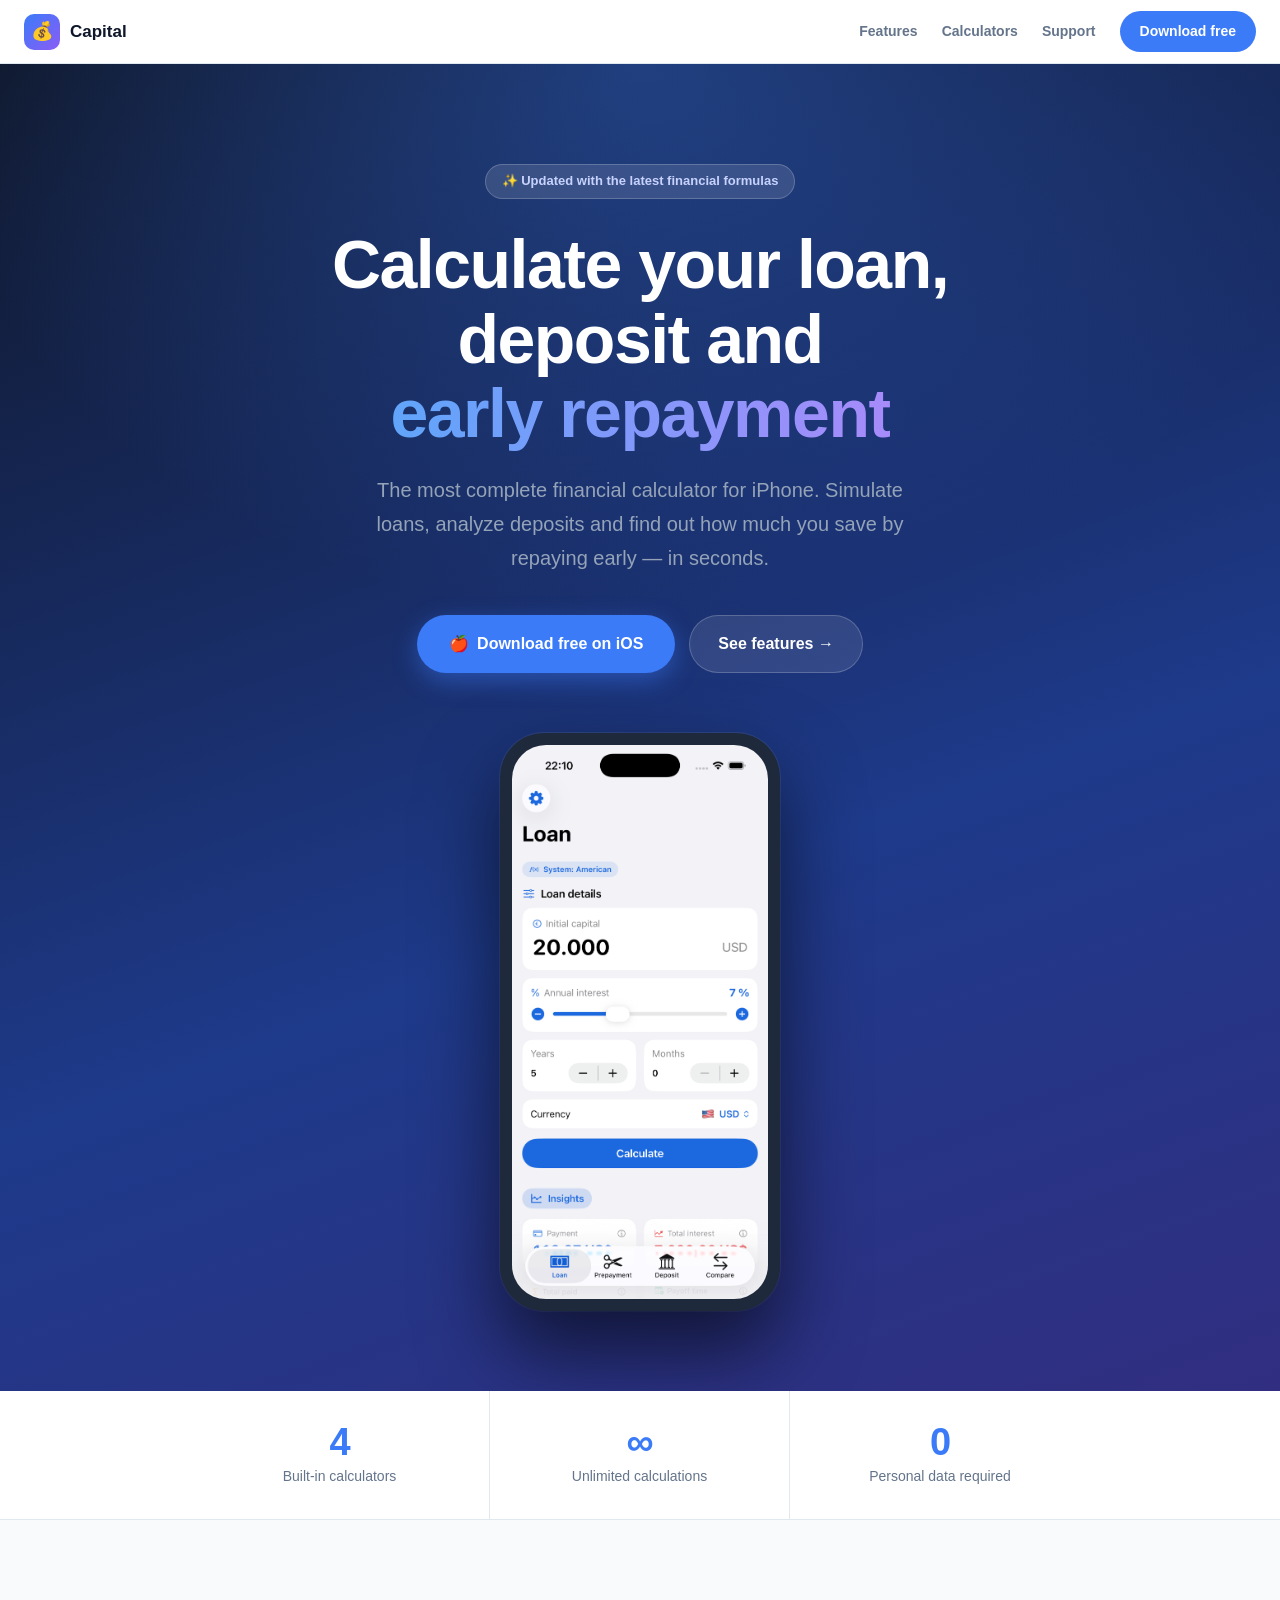
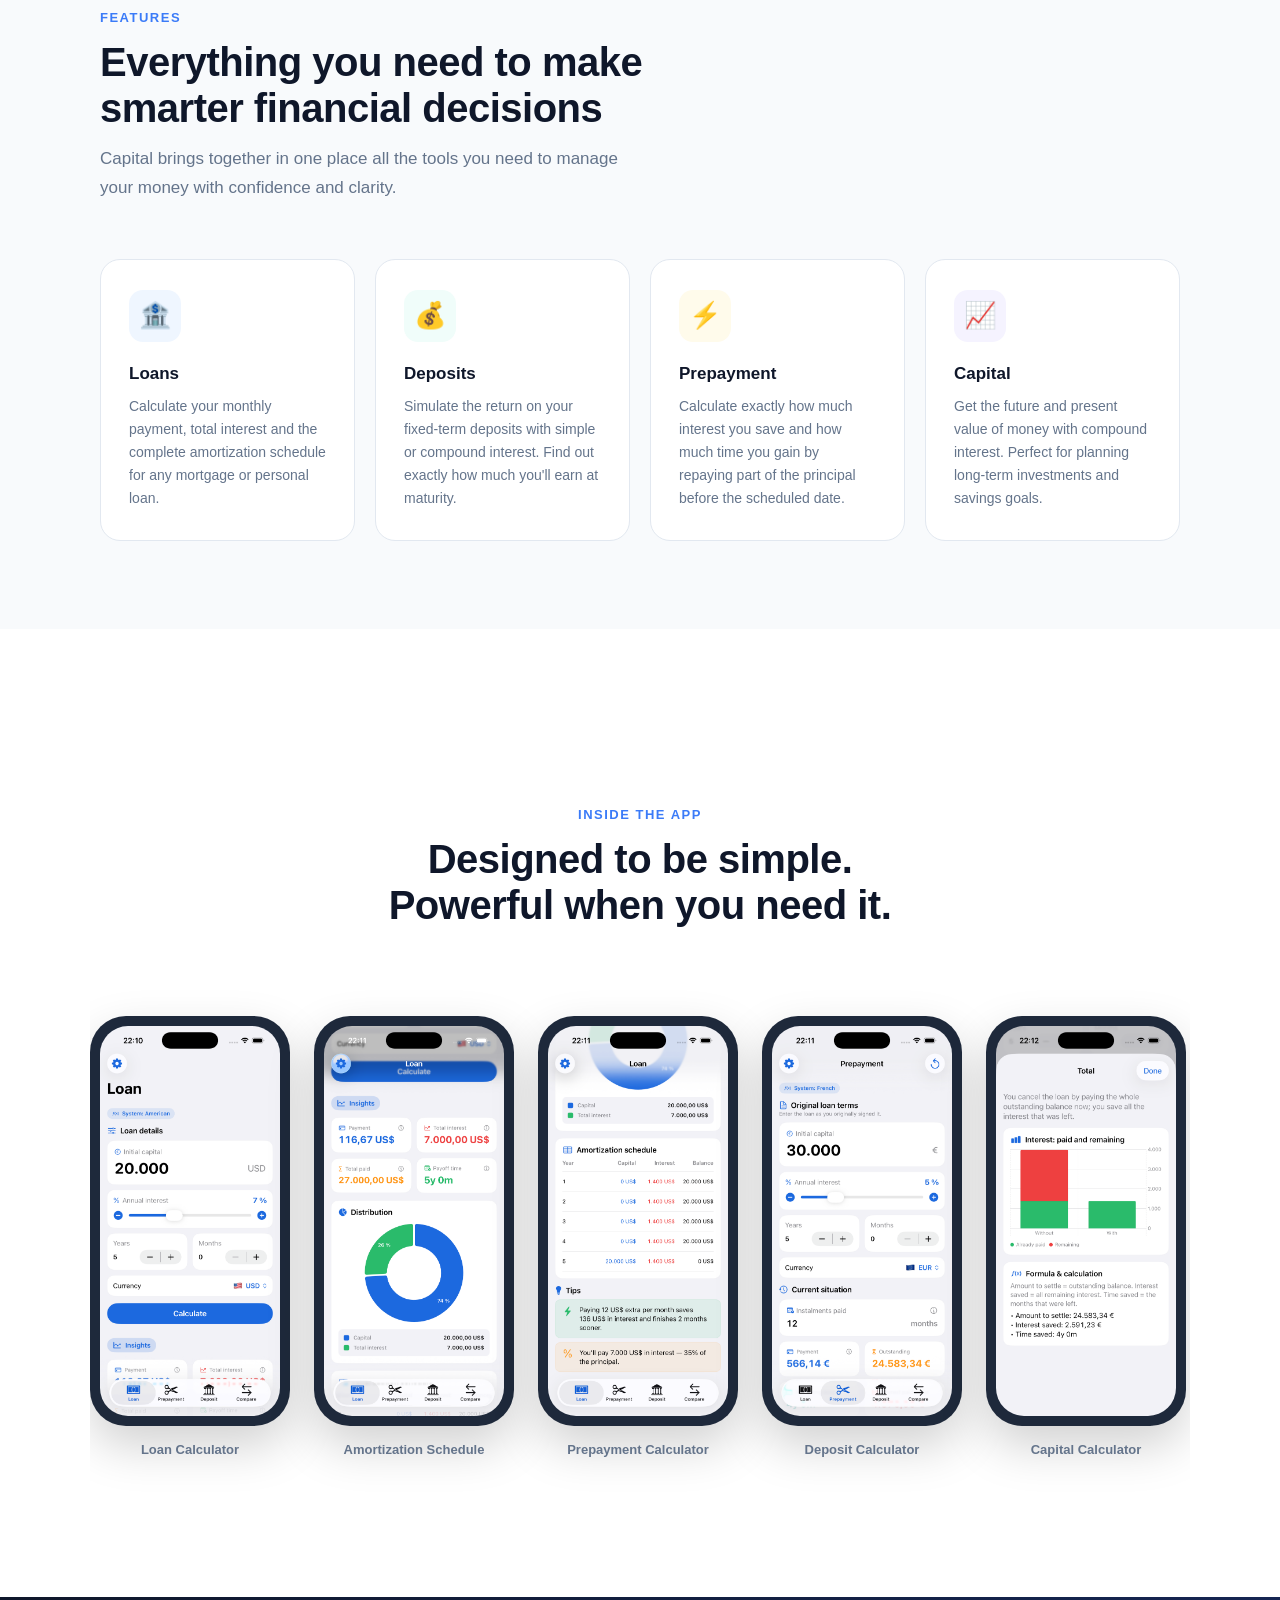
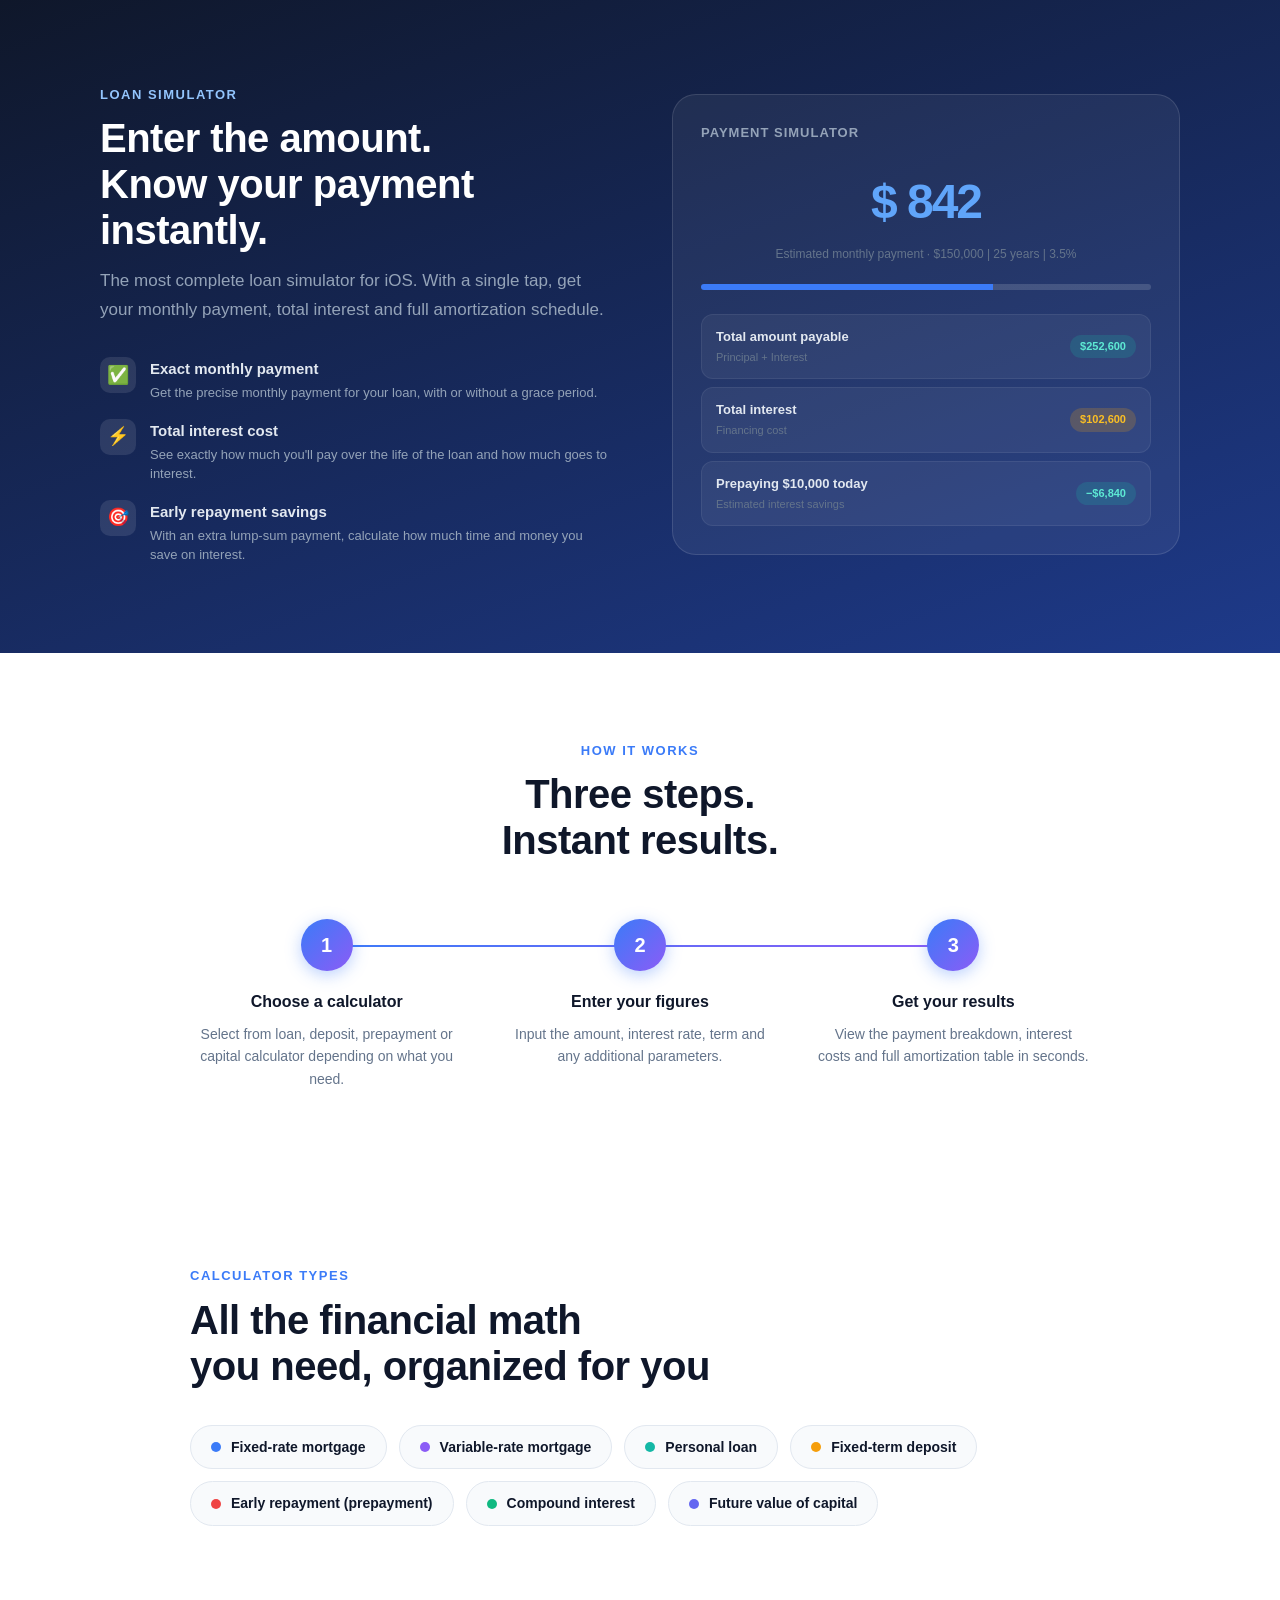
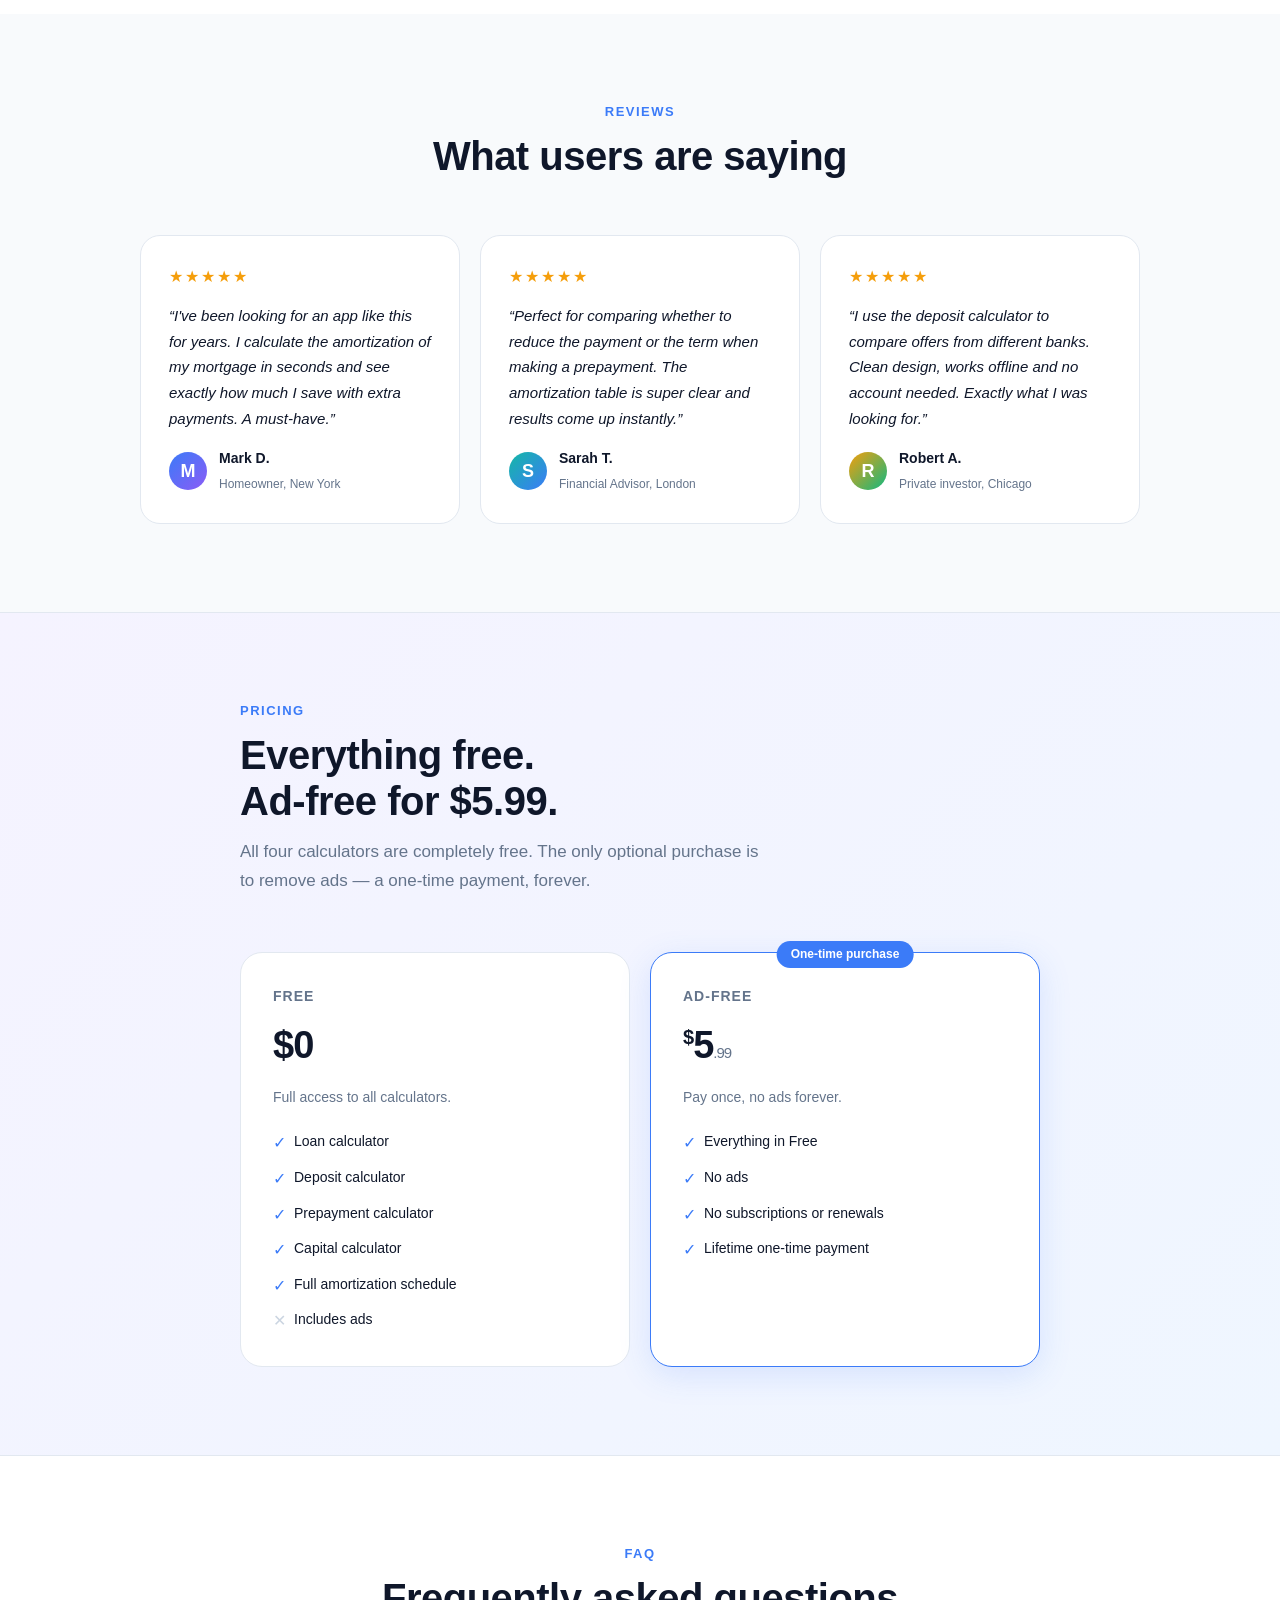
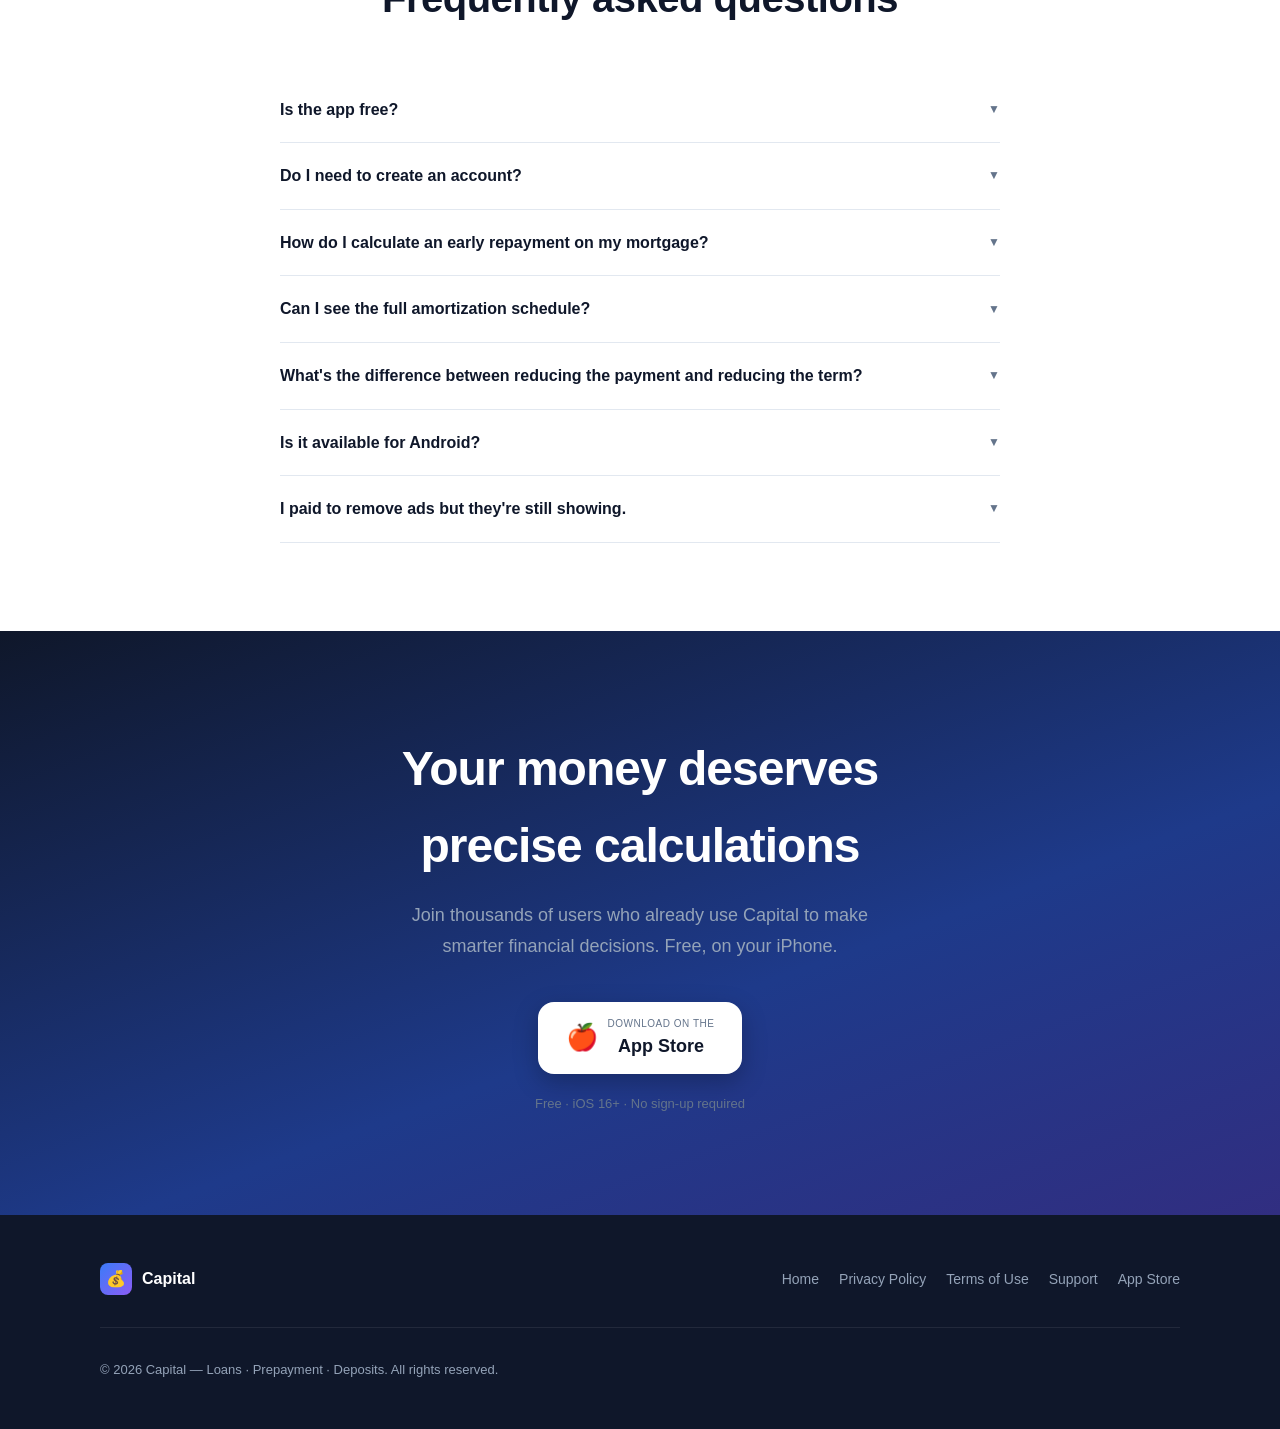
<file: index.html>
<!DOCTYPE html>
<html lang="en">
<head>
  <meta charset="UTF-8"/>
  <meta name="viewport" content="width=device-width, initial-scale=1.0"/>
  <meta name="description" content="Capital — The complete financial calculator for iPhone. Calculate loans, simulate deposits, analyze prepayments and more."/>
  <title>Capital — Loan, Deposit & Prepayment Calculator</title>
  <link rel="stylesheet" href="style.css"/>

  <style>
    /* ── HERO ── */
    .hero {
      background: linear-gradient(160deg, #0f172a 0%, #1e3a8a 60%, #312e81 100%);
      color: #fff;
      padding: 100px 24px 80px;
      text-align: center;
      position: relative;
      overflow: hidden;
    }
    .hero::before {
      content: "";
      position: absolute; inset: 0;
      background: radial-gradient(ellipse 80% 60% at 50% 0%, rgba(59,123,248,.35) 0%, transparent 70%);
    }
    .hero > * { position: relative; z-index: 1; }

    .hero-badge {
      display: inline-flex; align-items: center; gap: 6px;
      background: rgba(255,255,255,.12);
      border: 1px solid rgba(255,255,255,.2);
      color: #c7d2fe;
      padding: 6px 16px; border-radius: 50px;
      font-size: 13px; font-weight: 600;
      margin-bottom: 28px;
    }

    .hero h1 {
      font-size: clamp(36px, 6vw, 68px);
      font-weight: 900; line-height: 1.1;
      letter-spacing: -1.5px;
      margin-bottom: 22px;
    }
    .hero h1 .highlight {
      background: linear-gradient(90deg, #60a5fa, #a78bfa);
      -webkit-background-clip: text; -webkit-text-fill-color: transparent;
      background-clip: text;
    }
    .hero p {
      font-size: clamp(16px, 2vw, 20px);
      color: #94a3b8;
      max-width: 540px; margin: 0 auto 40px;
      line-height: 1.7;
    }
    .hero-ctas { display: flex; gap: 14px; justify-content: center; flex-wrap: wrap; }

    .btn-primary {
      display: inline-flex; align-items: center; gap: 8px;
      background: var(--blue); color: #fff;
      padding: 15px 32px; border-radius: 50px;
      font-size: 16px; font-weight: 700;
      text-decoration: none;
      box-shadow: 0 8px 24px rgba(59,123,248,.45);
      transition: transform .2s, box-shadow .2s;
    }
    .btn-primary:hover { transform: translateY(-2px); box-shadow: 0 12px 32px rgba(59,123,248,.55); }

    .btn-secondary {
      display: inline-flex; align-items: center; gap: 8px;
      background: rgba(255,255,255,.1);
      border: 1px solid rgba(255,255,255,.2);
      color: #fff;
      padding: 15px 28px; border-radius: 50px;
      font-size: 16px; font-weight: 600;
      text-decoration: none;
      transition: background .2s;
    }
    .btn-secondary:hover { background: rgba(255,255,255,.18); }

    /* ── PHONE MOCKUP ── */
    .hero-mockup { margin: 60px auto 0; max-width: 280px; }
    .phone {
      background: #1e293b; border-radius: 44px; padding: 12px;
      box-shadow: 0 40px 80px rgba(0,0,0,.6), 0 0 0 1px rgba(255,255,255,.08);
    }
    .phone img { width: 100%; border-radius: 34px; display: block; }

    /* ── SCREENSHOTS GALLERY ── */
    .screenshots-section { background: #fff; overflow: hidden; }
    .screenshots-inner { max-width: 1100px; margin: 0 auto; }

    .screenshots-scroll {
      display: flex; gap: 24px; align-items: flex-end;
      overflow-x: auto; padding: 12px 4px 24px;
      scroll-snap-type: x mandatory;
      -webkit-overflow-scrolling: touch;
      scrollbar-width: none;
    }
    .screenshots-scroll::-webkit-scrollbar { display: none; }

    .screenshot-item { flex-shrink: 0; scroll-snap-align: start; }
    .screenshot-item .phone-wrap {
      background: #1e293b; border-radius: 36px; padding: 10px;
      box-shadow: 0 20px 48px rgba(0,0,0,.18), 0 0 0 1px rgba(255,255,255,.06);
      transition: transform .3s;
    }
    .screenshot-item:hover .phone-wrap { transform: translateY(-6px); }
    .screenshot-item .phone-wrap img { width: 180px; border-radius: 28px; display: block; }
    .screenshot-caption { text-align: center; margin-top: 14px; font-size: 13px; font-weight: 600; color: var(--text-muted); }

    /* ── STATS ── */
    .stats { background: #fff; border-bottom: 1px solid var(--border); }
    .stats-inner {
      max-width: 900px; margin: 0 auto;
      display: grid; grid-template-columns: repeat(3, 1fr);
      text-align: center;
    }
    .stat { padding: 32px 24px; border-right: 1px solid var(--border); }
    .stat:last-child { border-right: none; }
    .stat-num { font-size: 38px; font-weight: 900; color: var(--blue); letter-spacing: -1px; line-height: 1; }
    .stat-label { font-size: 14px; color: var(--text-muted); margin-top: 4px; font-weight: 500; }

    /* ── SECTIONS ── */
    section { padding: 88px 24px; }
    .section-title { font-size: clamp(26px, 4vw, 40px); font-weight: 900; letter-spacing: -.5px; line-height: 1.15; margin-bottom: 14px; }
    .section-sub { font-size: 17px; color: var(--text-muted); max-width: 520px; line-height: 1.7; }
    .section-header { margin-bottom: 56px; }

    /* ── FEATURES ── */
    .features-section { background: var(--bg); }
    .features-grid {
      max-width: 1080px; margin: 0 auto;
      display: grid; grid-template-columns: repeat(auto-fit, minmax(240px, 1fr));
      gap: 20px;
    }
    .feature-card {
      background: #fff; border-radius: 20px;
      border: 1px solid var(--border);
      padding: 30px 28px;
      transition: transform .2s, box-shadow .2s;
    }
    .feature-card:hover { transform: translateY(-4px); box-shadow: 0 12px 32px rgba(0,0,0,.08); }
    .feature-icon {
      width: 52px; height: 52px; border-radius: 14px;
      display: flex; align-items: center; justify-content: center;
      font-size: 26px; margin-bottom: 18px;
    }
    .feature-icon.blue   { background: #eff6ff; }
    .feature-icon.purple { background: #f5f3ff; }
    .feature-icon.yellow { background: #fffbeb; }
    .feature-icon.teal   { background: #f0fdfa; }
    .feature-card h3 { font-size: 17px; font-weight: 800; margin-bottom: 8px; }
    .feature-card p  { font-size: 14px; color: var(--text-muted); line-height: 1.65; }

    /* ── SIMULATOR ── */
    .simulador-section { background: linear-gradient(160deg, #0f172a, #1e3a8a); color: #fff; }
    .simulador-inner {
      max-width: 1080px; margin: 0 auto;
      display: grid; grid-template-columns: 1fr 1fr;
      gap: 64px; align-items: center;
    }
    .simulador-section .section-label { color: #93c5fd; }
    .simulador-section .section-title { color: #fff; }
    .simulador-section .section-sub   { color: #94a3b8; }

    .sim-points { list-style: none; margin-top: 32px; display: flex; flex-direction: column; gap: 16px; }
    .sim-point { display: flex; gap: 14px; align-items: flex-start; }
    .sim-point-icon {
      width: 36px; height: 36px; border-radius: 10px;
      background: rgba(255,255,255,.1);
      display: flex; align-items: center; justify-content: center;
      font-size: 18px; flex-shrink: 0;
    }
    .sim-point-text h4 { font-size: 15px; font-weight: 700; color: #e2e8f0; }
    .sim-point-text p  { font-size: 13px; color: #94a3b8; margin-top: 2px; line-height: 1.5; }

    .sim-card {
      background: rgba(255,255,255,.06);
      border: 1px solid rgba(255,255,255,.12);
      border-radius: 24px; padding: 28px;
    }
    .sim-card-title { font-size: 13px; font-weight: 700; color: #94a3b8; margin-bottom: 20px; text-transform: uppercase; letter-spacing: 1px; }
    .sim-score-big { font-size: 48px; font-weight: 900; color: #60a5fa; letter-spacing: -2px; text-align: center; margin-bottom: 4px; }
    .sim-score-sub { font-size: 12px; color: #64748b; text-align: center; margin-bottom: 20px; }
    .sim-slider {
      width: 100%; height: 6px; border-radius: 3px;
      background: linear-gradient(to right, #3B7BF8 65%, rgba(255,255,255,.15) 65%);
      margin-bottom: 24px;
    }
    .sim-results { display: flex; flex-direction: column; gap: 8px; }
    .sim-result-row {
      background: rgba(255,255,255,.05); border-radius: 12px; padding: 12px 14px;
      display: flex; justify-content: space-between; align-items: center;
      border: 1px solid rgba(255,255,255,.07);
    }
    .sim-result-name { font-size: 13px; font-weight: 600; color: #e2e8f0; }
    .sim-result-uni  { font-size: 11px; color: #64748b; margin-top: 1px; }
    .sim-chip { font-size: 11px; font-weight: 700; padding: 3px 10px; border-radius: 20px; }
    .sim-chip.green  { background: rgba(20,184,166,.2); color: #5eead4; }
    .sim-chip.yellow { background: rgba(245,158,11,.2); color: #fbbf24; }
    .sim-chip.red    { background: rgba(239,68,68,.15);  color: #f87171; }

    /* ── HOW IT WORKS ── */
    .how-section { background: #fff; }
    .how-inner { max-width: 900px; margin: 0 auto; }
    .how-steps {
      display: grid; grid-template-columns: repeat(3, 1fr);
      gap: 40px; position: relative;
    }
    .how-steps::before {
      content: ""; position: absolute;
      top: 26px; left: 15%; right: 15%;
      height: 2px;
      background: linear-gradient(90deg, var(--blue), var(--purple));
      z-index: 0;
    }
    .how-step { text-align: center; position: relative; z-index: 1; }
    .how-step-num {
      width: 52px; height: 52px; border-radius: 50%;
      background: linear-gradient(135deg, var(--blue), var(--purple));
      color: #fff; font-size: 20px; font-weight: 900;
      display: flex; align-items: center; justify-content: center;
      margin: 0 auto 18px;
      box-shadow: 0 4px 16px rgba(59,123,248,.35);
    }
    .how-step h3 { font-size: 16px; font-weight: 800; margin-bottom: 8px; }
    .how-step p  { font-size: 14px; color: var(--text-muted); line-height: 1.6; }

    /* ── CALCULATORS ── */
    .calc-section { background: #fff; }
    .calc-inner { max-width: 900px; margin: 0 auto; }
    .calc-grid { display: flex; flex-wrap: wrap; gap: 12px; margin-top: 36px; }
    .calc-chip {
      display: flex; align-items: center; gap: 10px;
      background: var(--bg); border: 1px solid var(--border);
      border-radius: 50px; padding: 10px 20px;
      font-size: 14px; font-weight: 600; color: var(--text);
      transition: all .2s;
    }
    .calc-chip:hover { border-color: var(--blue); color: var(--blue); background: var(--blue-light); }
    .calc-chip .dot { width: 10px; height: 10px; border-radius: 50%; }

    /* ── TESTIMONIALS ── */
    .testimonials-section { background: var(--bg); }
    .testimonials-grid {
      max-width: 1000px; margin: 0 auto;
      display: grid; grid-template-columns: repeat(auto-fit, minmax(280px, 1fr));
      gap: 20px;
    }
    .testimonial { background: #fff; border-radius: 20px; border: 1px solid var(--border); padding: 28px; }
    .stars { color: var(--yellow); font-size: 16px; margin-bottom: 14px; letter-spacing: 2px; }
    .testimonial q { font-size: 15px; color: var(--text); line-height: 1.7; font-style: italic; quotes: "\201C" "\201D"; }
    .testimonial q::before { content: open-quote; }
    .testimonial q::after  { content: close-quote; }
    .testimonial-author { margin-top: 16px; display: flex; align-items: center; gap: 12px; }
    .author-avatar {
      width: 38px; height: 38px; border-radius: 50%;
      display: flex; align-items: center; justify-content: center;
      font-size: 18px; font-weight: 700; color: #fff;
    }
    .author-info strong { display: block; font-size: 14px; font-weight: 700; }
    .author-info span   { font-size: 12px; color: var(--text-muted); }

    /* ── PREMIUM ── */
    .premium-section { background: linear-gradient(135deg, #f5f3ff, #eff6ff); border-top: 1px solid var(--border); border-bottom: 1px solid var(--border); }
    .premium-inner { max-width: 800px; margin: 0 auto; }
    .premium-grid { display: grid; grid-template-columns: repeat(2, 1fr); gap: 20px; margin-top: 40px; }

    .plan-card { background: #fff; border-radius: 22px; border: 1px solid var(--border); padding: 32px; transition: transform .2s; }
    .plan-card.featured { border-color: var(--blue); box-shadow: 0 8px 32px rgba(59,123,248,.15); position: relative; }
    .plan-badge {
      position: absolute; top: -12px; left: 50%; transform: translateX(-50%);
      background: var(--blue); color: #fff;
      font-size: 12px; font-weight: 700; padding: 4px 14px; border-radius: 20px;
      white-space: nowrap;
    }
    .plan-card:hover { transform: translateY(-2px); }
    .plan-name { font-size: 14px; font-weight: 700; color: var(--text-muted); text-transform: uppercase; letter-spacing: 1px; margin-bottom: 8px; }
    .plan-price { font-size: 38px; font-weight: 900; color: var(--text); letter-spacing: -1px; }
    .plan-price sup   { font-size: 20px; font-weight: 700; vertical-align: super; }
    .plan-price small { font-size: 15px; color: var(--text-muted); font-weight: 500; }
    .plan-desc { font-size: 14px; color: var(--text-muted); margin: 10px 0 22px; }
    .plan-features { list-style: none; display: flex; flex-direction: column; gap: 10px; }
    .plan-features li { font-size: 14px; color: var(--text); display: flex; gap: 8px; align-items: flex-start; }
    .plan-features li .check { color: var(--blue); font-size: 16px; flex-shrink: 0; }
    .plan-features li .cross { color: #cbd5e1; font-size: 16px; flex-shrink: 0; }

    @media (max-width: 600px) { .premium-grid { grid-template-columns: 1fr; } }

    /* ── FAQ ── */
    .faq-section { background: #fff; }
    .faq-inner { max-width: 720px; margin: 0 auto; }

    /* ── DOWNLOAD ── */
    .download-section {
      background: linear-gradient(160deg, #0f172a 0%, #1e3a8a 60%, #312e81 100%);
      color: #fff; text-align: center; padding: 100px 24px;
    }
    .download-section h2 { font-size: clamp(28px, 5vw, 48px); font-weight: 900; letter-spacing: -1px; margin-bottom: 16px; }
    .download-section p  { font-size: 18px; color: #94a3b8; max-width: 480px; margin: 0 auto 40px; line-height: 1.7; }

    .app-store-btn {
      display: inline-flex; align-items: center; gap: 10px;
      background: #fff; color: #0f172a;
      padding: 14px 28px; border-radius: 16px;
      font-size: 15px; font-weight: 700; text-decoration: none;
      box-shadow: 0 8px 24px rgba(0,0,0,.25);
      transition: transform .2s, box-shadow .2s;
    }
    .app-store-btn:hover { transform: translateY(-2px); box-shadow: 0 12px 32px rgba(0,0,0,.35); }
    .app-store-btn .store-icon { font-size: 26px; }
    .app-store-btn .store-text small { display: block; font-size: 10px; font-weight: 500; color: #64748b; text-transform: uppercase; letter-spacing: .5px; }
    .app-store-btn .store-text strong { font-size: 18px; font-weight: 800; }
    .download-note { margin-top: 20px; font-size: 13px; color: #64748b; }

    /* ── RESPONSIVE ── */
    @media (max-width: 720px) {
      .stats-inner { grid-template-columns: 1fr; }
      .stat { border-right: none; border-bottom: 1px solid var(--border); }
      .stat:last-child { border-bottom: none; }
      .simulador-inner { grid-template-columns: 1fr; }
      .how-steps { grid-template-columns: 1fr; gap: 24px; }
      .how-steps::before { display: none; }
      .premium-grid { grid-template-columns: 1fr; }
    }
  </style>
</head>

<body>

<!-- ── NAV ── -->
<nav>
  <a href="index.html" class="nav-logo">
    <div class="icon">💰</div>
    <span>Capital</span>
  </a>
  <div class="nav-links">
    <a href="#features" class="nav-hide">Features</a>
    <a href="#calculators" class="nav-hide">Calculators</a>
    <a href="support.html" class="nav-hide">Support</a>
    <a href="#download" class="btn-nav">Download free</a>
  </div>
</nav>

<!-- ── HERO ── -->
<section class="hero">
  <div class="hero-badge">✨ Updated with the latest financial formulas</div>
  <h1>
    Calculate your loan,<br/>deposit and<br/>
    <span class="highlight">early repayment</span>
  </h1>
  <p>The most complete financial calculator for iPhone. Simulate loans, analyze deposits and find out how much you save by repaying early — in seconds.</p>
  <div class="hero-ctas">
    <a href="#download" class="btn-primary">
      <span>🍎</span> Download free on iOS
    </a>
    <a href="#features" class="btn-secondary">
      See features →
    </a>
  </div>

  <!-- PHONE MOCKUP -->
  <div class="hero-mockup">
    <div class="phone">
      <img src="images/screenshot-1.png" alt="Capital — Loan Calculator"/>
    </div>
  </div>
</section>

<!-- ── STATS ── -->
<div class="stats">
  <div class="stats-inner">
    <div class="stat">
      <div class="stat-num">4</div>
      <div class="stat-label">Built-in calculators</div>
    </div>
    <div class="stat">
      <div class="stat-num">∞</div>
      <div class="stat-label">Unlimited calculations</div>
    </div>
    <div class="stat">
      <div class="stat-num">0</div>
      <div class="stat-label">Personal data required</div>
    </div>
  </div>
</div>

<!-- ── FEATURES ── -->
<section class="features-section" id="features">
  <div style="max-width:1080px; margin:0 auto;">
    <div class="section-header">
      <span class="section-label">Features</span>
      <h2 class="section-title">Everything you need to make<br/>smarter financial decisions</h2>
      <p class="section-sub">Capital brings together in one place all the tools you need to manage your money with confidence and clarity.</p>
    </div>
    <div class="features-grid">

      <div class="feature-card">
        <div class="feature-icon blue">🏦</div>
        <h3>Loans</h3>
        <p>Calculate your monthly payment, total interest and the complete amortization schedule for any mortgage or personal loan.</p>
      </div>

      <div class="feature-card">
        <div class="feature-icon teal">💰</div>
        <h3>Deposits</h3>
        <p>Simulate the return on your fixed-term deposits with simple or compound interest. Find out exactly how much you'll earn at maturity.</p>
      </div>

      <div class="feature-card">
        <div class="feature-icon yellow">⚡</div>
        <h3>Prepayment</h3>
        <p>Calculate exactly how much interest you save and how much time you gain by repaying part of the principal before the scheduled date.</p>
      </div>

      <div class="feature-card">
        <div class="feature-icon purple">📈</div>
        <h3>Capital</h3>
        <p>Get the future and present value of money with compound interest. Perfect for planning long-term investments and savings goals.</p>
      </div>

    </div>
  </div>
</section>

<!-- ── SCREENSHOTS ── -->
<section class="screenshots-section">
  <div class="screenshots-inner">
    <div class="section-header" style="text-align:center; padding: 88px 24px 0;">
      <span class="section-label">Inside the app</span>
      <h2 class="section-title">Designed to be simple.<br/>Powerful when you need it.</h2>
    </div>
    <div class="screenshots-scroll" style="padding: 32px 24px 48px;">
      <div class="screenshot-item">
        <div class="phone-wrap"><img src="images/screenshot-1.png" alt="Loan Calculator"/></div>
        <div class="screenshot-caption">Loan Calculator</div>
      </div>
      <div class="screenshot-item">
        <div class="phone-wrap"><img src="images/screenshot-2.png" alt="Amortization Schedule"/></div>
        <div class="screenshot-caption">Amortization Schedule</div>
      </div>
      <div class="screenshot-item">
        <div class="phone-wrap"><img src="images/screenshot-3.png" alt="Prepayment Calculator"/></div>
        <div class="screenshot-caption">Prepayment Calculator</div>
      </div>
      <div class="screenshot-item">
        <div class="phone-wrap"><img src="images/screenshot-4.png" alt="Deposit Calculator"/></div>
        <div class="screenshot-caption">Deposit Calculator</div>
      </div>
      <div class="screenshot-item">
        <div class="phone-wrap"><img src="images/screenshot-5.png" alt="Capital Calculator"/></div>
        <div class="screenshot-caption">Capital Calculator</div>
      </div>
    </div>
  </div>
</section>

<!-- ── SIMULATOR ── -->
<section class="simulador-section" id="simulator">
  <div class="simulador-inner">
    <div>
      <span class="section-label">Loan Simulator</span>
      <h2 class="section-title">Enter the amount.<br/>Know your payment instantly.</h2>
      <p class="section-sub">The most complete loan simulator for iOS. With a single tap, get your monthly payment, total interest and full amortization schedule.</p>
      <ul class="sim-points">
        <li class="sim-point">
          <div class="sim-point-icon">✅</div>
          <div class="sim-point-text">
            <h4>Exact monthly payment</h4>
            <p>Get the precise monthly payment for your loan, with or without a grace period.</p>
          </div>
        </li>
        <li class="sim-point">
          <div class="sim-point-icon">⚡</div>
          <div class="sim-point-text">
            <h4>Total interest cost</h4>
            <p>See exactly how much you'll pay over the life of the loan and how much goes to interest.</p>
          </div>
        </li>
        <li class="sim-point">
          <div class="sim-point-icon">🎯</div>
          <div class="sim-point-text">
            <h4>Early repayment savings</h4>
            <p>With an extra lump-sum payment, calculate how much time and money you save on interest.</p>
          </div>
        </li>
      </ul>
    </div>

    <div class="sim-card">
      <div class="sim-card-title">Payment Simulator</div>
      <div class="sim-score-big">$ 842</div>
      <div class="sim-score-sub">Estimated monthly payment · $150,000 | 25 years | 3.5%</div>
      <div class="sim-slider"></div>
      <div class="sim-results">
        <div class="sim-result-row">
          <div>
            <div class="sim-result-name">Total amount payable</div>
            <div class="sim-result-uni">Principal + Interest</div>
          </div>
          <span class="sim-chip green">$252,600</span>
        </div>
        <div class="sim-result-row">
          <div>
            <div class="sim-result-name">Total interest</div>
            <div class="sim-result-uni">Financing cost</div>
          </div>
          <span class="sim-chip yellow">$102,600</span>
        </div>
        <div class="sim-result-row">
          <div>
            <div class="sim-result-name">Prepaying $10,000 today</div>
            <div class="sim-result-uni">Estimated interest savings</div>
          </div>
          <span class="sim-chip green">−$6,840</span>
        </div>
      </div>
    </div>
  </div>
</section>

<!-- ── HOW IT WORKS ── -->
<section class="how-section">
  <div class="how-inner">
    <div class="section-header" style="text-align:center;">
      <span class="section-label">How it works</span>
      <h2 class="section-title">Three steps.<br/>Instant results.</h2>
    </div>
    <div class="how-steps">
      <div class="how-step">
        <div class="how-step-num">1</div>
        <h3>Choose a calculator</h3>
        <p>Select from loan, deposit, prepayment or capital calculator depending on what you need.</p>
      </div>
      <div class="how-step">
        <div class="how-step-num">2</div>
        <h3>Enter your figures</h3>
        <p>Input the amount, interest rate, term and any additional parameters.</p>
      </div>
      <div class="how-step">
        <div class="how-step-num">3</div>
        <h3>Get your results</h3>
        <p>View the payment breakdown, interest costs and full amortization table in seconds.</p>
      </div>
    </div>
  </div>
</section>

<!-- ── CALCULATORS ── -->
<section class="calc-section" id="calculators">
  <div class="calc-inner">
    <span class="section-label">Calculator types</span>
    <h2 class="section-title">All the financial math<br/>you need, organized for you</h2>
    <div class="calc-grid">
      <div class="calc-chip"><span class="dot" style="background:#3B7BF8;"></span>Fixed-rate mortgage</div>
      <div class="calc-chip"><span class="dot" style="background:#8B5CF6;"></span>Variable-rate mortgage</div>
      <div class="calc-chip"><span class="dot" style="background:#14B8A6;"></span>Personal loan</div>
      <div class="calc-chip"><span class="dot" style="background:#F59E0B;"></span>Fixed-term deposit</div>
      <div class="calc-chip"><span class="dot" style="background:#ef4444;"></span>Early repayment (prepayment)</div>
      <div class="calc-chip"><span class="dot" style="background:#10b981;"></span>Compound interest</div>
      <div class="calc-chip"><span class="dot" style="background:#6366f1;"></span>Future value of capital</div>
    </div>
  </div>
</section>

<!-- ── TESTIMONIALS ── -->
<section class="testimonials-section">
  <div style="max-width:1000px; margin:0 auto;">
    <div class="section-header" style="text-align:center;">
      <span class="section-label">Reviews</span>
      <h2 class="section-title">What users are saying</h2>
    </div>
    <div class="testimonials-grid">

      <div class="testimonial">
        <div class="stars">★★★★★</div>
        <q>I've been looking for an app like this for years. I calculate the amortization of my mortgage in seconds and see exactly how much I save with extra payments. A must-have.</q>
        <div class="testimonial-author">
          <div class="author-avatar" style="background:linear-gradient(135deg,#3B7BF8,#8B5CF6);">M</div>
          <div class="author-info">
            <strong>Mark D.</strong>
            <span>Homeowner, New York</span>
          </div>
        </div>
      </div>

      <div class="testimonial">
        <div class="stars">★★★★★</div>
        <q>Perfect for comparing whether to reduce the payment or the term when making a prepayment. The amortization table is super clear and results come up instantly.</q>
        <div class="testimonial-author">
          <div class="author-avatar" style="background:linear-gradient(135deg,#14B8A6,#3B7BF8);">S</div>
          <div class="author-info">
            <strong>Sarah T.</strong>
            <span>Financial Advisor, London</span>
          </div>
        </div>
      </div>

      <div class="testimonial">
        <div class="stars">★★★★★</div>
        <q>I use the deposit calculator to compare offers from different banks. Clean design, works offline and no account needed. Exactly what I was looking for.</q>
        <div class="testimonial-author">
          <div class="author-avatar" style="background:linear-gradient(135deg,#F59E0B,#10b981);">R</div>
          <div class="author-info">
            <strong>Robert A.</strong>
            <span>Private investor, Chicago</span>
          </div>
        </div>
      </div>

    </div>
  </div>
</section>

<!-- ── PREMIUM ── -->
<section class="premium-section">
  <div class="premium-inner">
    <div class="section-header">
      <span class="section-label">Pricing</span>
      <h2 class="section-title">Everything free.<br/>Ad-free for $5.99.</h2>
      <p class="section-sub">All four calculators are completely free. The only optional purchase is to remove ads — a one-time payment, forever.</p>
    </div>
    <div class="premium-grid">

      <div class="plan-card">
        <div class="plan-name">Free</div>
        <div class="plan-price">$0</div>
        <div class="plan-desc">Full access to all calculators.</div>
        <ul class="plan-features">
          <li><span class="check">✓</span> Loan calculator</li>
          <li><span class="check">✓</span> Deposit calculator</li>
          <li><span class="check">✓</span> Prepayment calculator</li>
          <li><span class="check">✓</span> Capital calculator</li>
          <li><span class="check">✓</span> Full amortization schedule</li>
          <li><span class="cross">✕</span> Includes ads</li>
        </ul>
      </div>

      <div class="plan-card featured">
        <div class="plan-badge">One-time purchase</div>
        <div class="plan-name">Ad-free</div>
        <div class="plan-price"><sup>$</sup>5<small>.99</small></div>
        <div class="plan-desc">Pay once, no ads forever.</div>
        <ul class="plan-features">
          <li><span class="check">✓</span> Everything in Free</li>
          <li><span class="check">✓</span> No ads</li>
          <li><span class="check">✓</span> No subscriptions or renewals</li>
          <li><span class="check">✓</span> Lifetime one-time payment</li>
        </ul>
      </div>

    </div>
  </div>
</section>

<!-- ── FAQ ── -->
<section class="faq-section" id="faq">
  <div class="faq-inner">
    <div class="section-header" style="text-align:center;">
      <span class="section-label">FAQ</span>
      <h2 class="section-title">Frequently asked questions</h2>
    </div>

    <div class="faq-item">
      <div class="faq-q" onclick="toggle(this)">Is the app free? <span class="arrow">▼</span></div>
      <div class="faq-a">Yes. All four calculators (loans, deposits, prepayment and capital) are completely free. The only optional purchase ($5.99 one-time) is to permanently remove ads.</div>
    </div>

    <div class="faq-item">
      <div class="faq-q" onclick="toggle(this)">Do I need to create an account? <span class="arrow">▼</span></div>
      <div class="faq-a">No. Capital works without registration, without an account and without an internet connection. Open the app and start calculating immediately. We don't collect any personal data.</div>
    </div>

    <div class="faq-item">
      <div class="faq-q" onclick="toggle(this)">How do I calculate an early repayment on my mortgage? <span class="arrow">▼</span></div>
      <div class="faq-a">Go to the Prepayment section, enter your outstanding mortgage balance, interest rate, remaining term and the lump-sum amount you want to repay early. The app will instantly show you how much you save in interest and how much the term or monthly payment is reduced.</div>
    </div>

    <div class="faq-item">
      <div class="faq-q" onclick="toggle(this)">Can I see the full amortization schedule? <span class="arrow">▼</span></div>
      <div class="faq-a">Yes. From the loan calculator you can access the full monthly amortization table, where you'll see for each period the payment amount, interest paid, principal repaid and outstanding balance.</div>
    </div>

    <div class="faq-item">
      <div class="faq-q" onclick="toggle(this)">What's the difference between reducing the payment and reducing the term? <span class="arrow">▼</span></div>
      <div class="faq-a">When making a prepayment you can choose to reduce the monthly payment (keeping the original term but paying less each month) or reduce the term (keeping the payment but finishing sooner). The calculator shows the interest savings for both options.</div>
    </div>

    <div class="faq-item">
      <div class="faq-q" onclick="toggle(this)">Is it available for Android? <span class="arrow">▼</span></div>
      <div class="faq-a">Capital is currently available for iPhone only (iOS 16+). We are evaluating Android support for future versions.</div>
    </div>

    <div class="faq-item">
      <div class="faq-q" onclick="toggle(this)">I paid to remove ads but they're still showing. <span class="arrow">▼</span></div>
      <div class="faq-a">Go to Settings → Restore Purchase inside the app. This will verify your purchase with Apple and remove all ads. Make sure you're signed in with the same Apple ID you used when purchasing.</div>
    </div>
  </div>
</section>

<!-- ── DOWNLOAD CTA ── -->
<section class="download-section" id="download">
  <h2>Your money deserves<br/>precise calculations</h2>
  <p>Join thousands of users who already use Capital to make smarter financial decisions. Free, on your iPhone.</p>
  <a href="https://apps.apple.com/app/capital/id6782654113" class="app-store-btn">
    <span class="store-icon">🍎</span>
    <div class="store-text">
      <small>Download on the</small>
      <strong>App Store</strong>
    </div>
  </a>
  <div class="download-note">Free · iOS 16+ · No sign-up required</div>
</section>

<!-- ── FOOTER ── -->
<footer>
  <div class="footer-inner">
    <div class="footer-top">
      <div class="footer-logo">
        <div class="icon">💰</div>
        <span>Capital</span>
      </div>
      <div class="footer-links">
        <a href="index.html">Home</a>
        <a href="privacy.html">Privacy Policy</a>
        <a href="terms.html">Terms of Use</a>
        <a href="support.html">Support</a>
        <a href="https://apps.apple.com/app/capital/id6782654113">App Store</a>
      </div>
    </div>
    <div class="footer-bottom">
      <p>© 2026 Capital — Loans · Prepayment · Deposits. All rights reserved.</p>
    </div>
  </div>
</footer>

<script>
function toggle(el) {
  el.classList.toggle('open');
  el.nextElementSibling.classList.toggle('open');
}
</script>

</body>
</html>
</file>
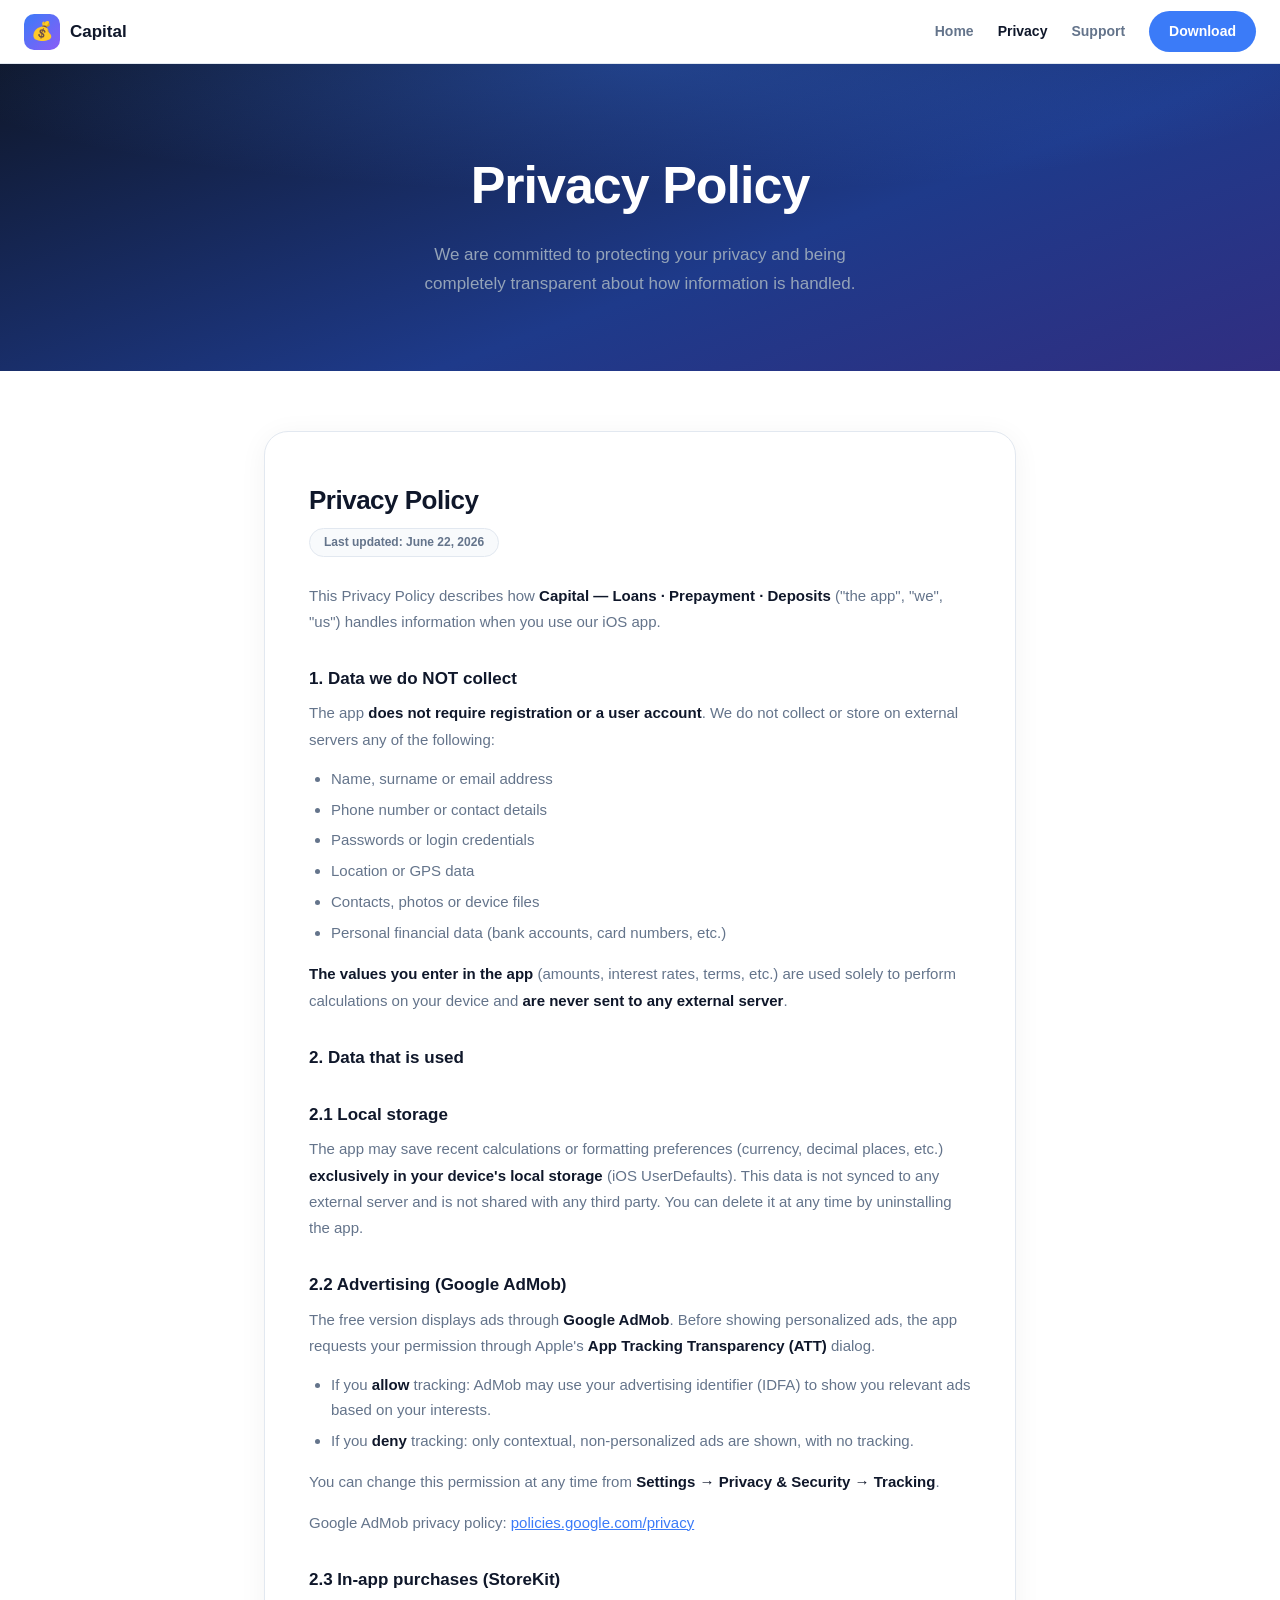
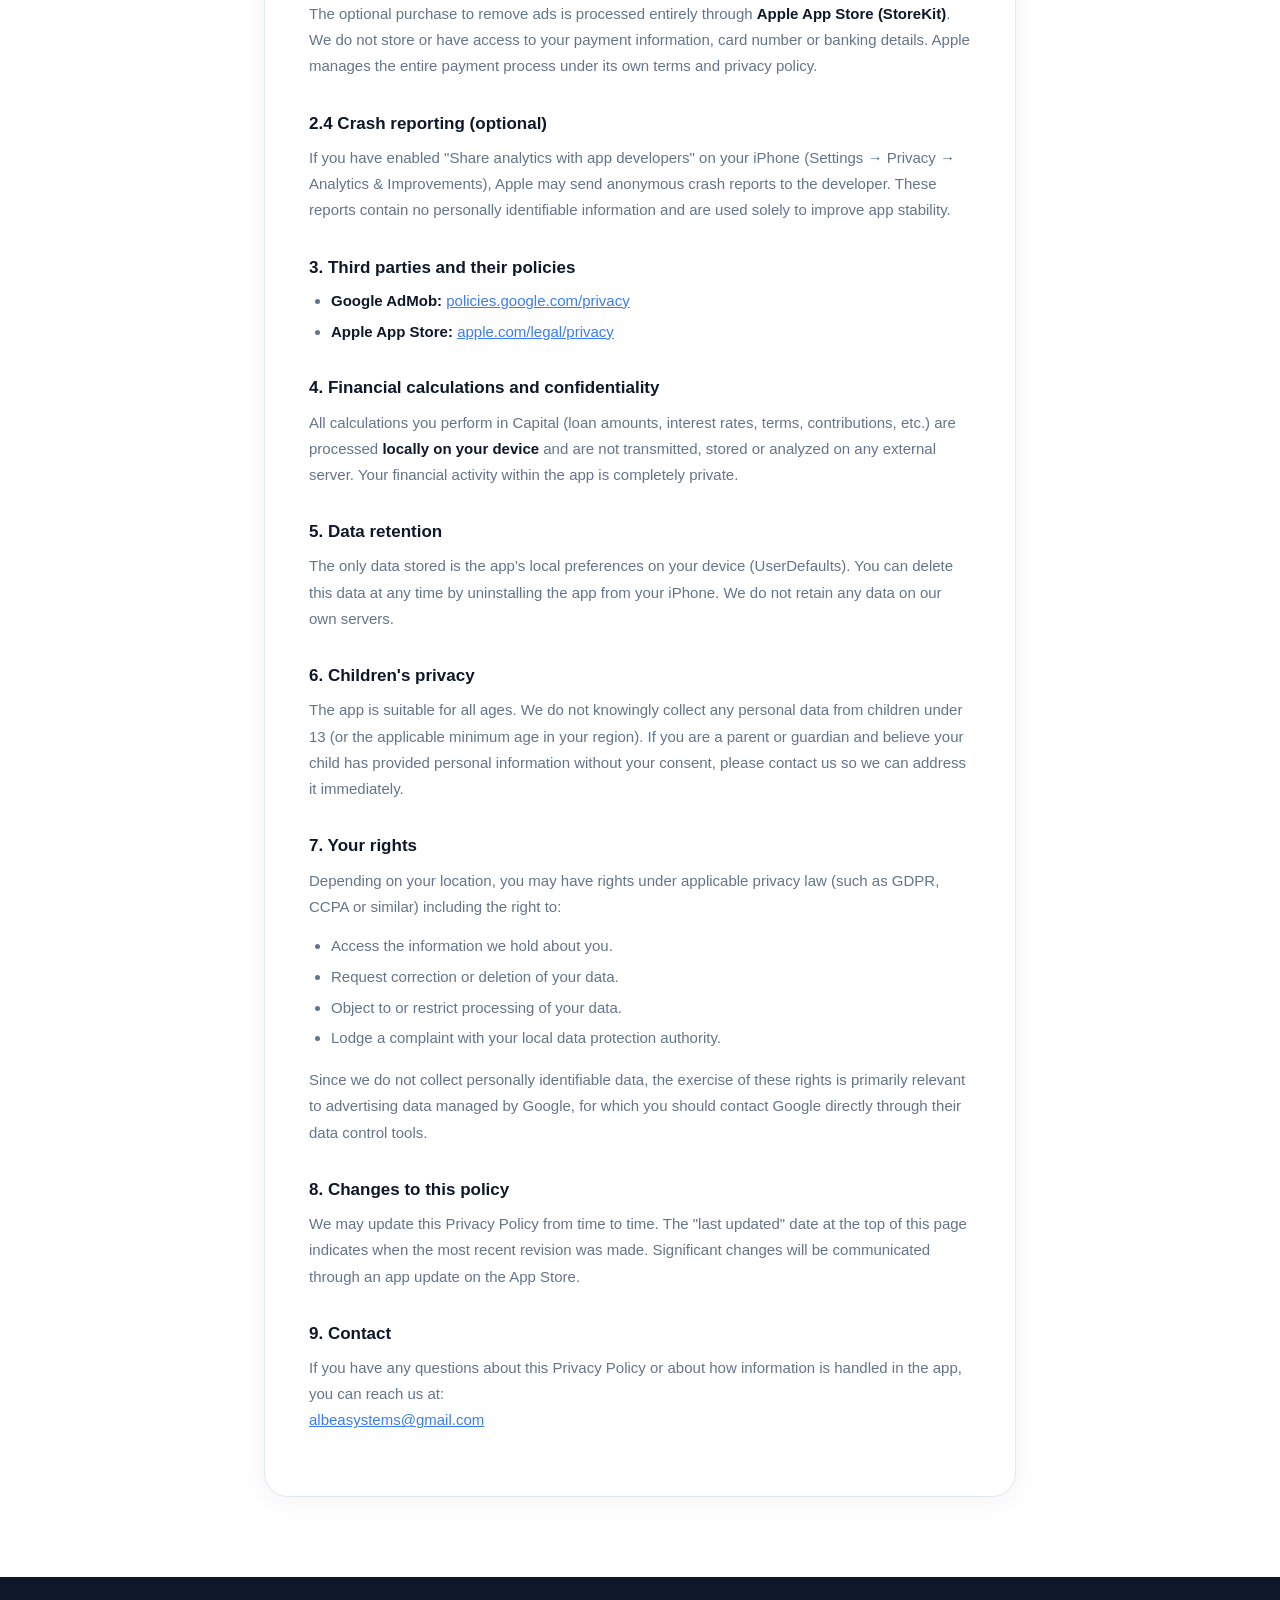
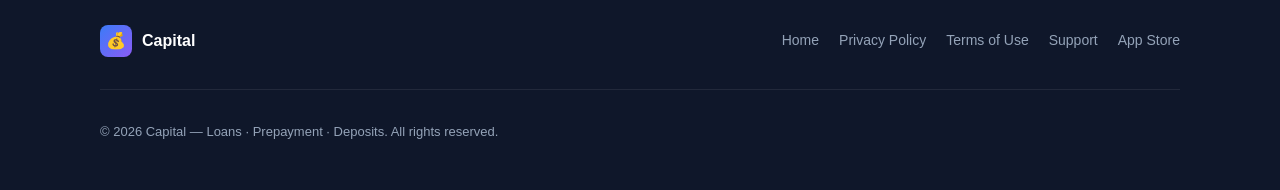
<file: privacy.html>
<!DOCTYPE html>
<html lang="en">
<head>
  <meta charset="UTF-8"/>
  <meta name="viewport" content="width=device-width, initial-scale=1.0"/>
  <meta name="description" content="Privacy Policy for Capital — Loan, Prepayment & Deposit Calculator."/>
  <title>Privacy Policy — Capital</title>
  <link rel="stylesheet" href="style.css"/>
</head>
<body>

<!-- ── NAV ── -->
<nav>
  <a href="index.html" class="nav-logo">
    <div class="icon">💰</div>
    <span>Capital</span>
  </a>
  <div class="nav-links">
    <a href="index.html" class="nav-hide">Home</a>
    <a href="privacy.html" class="active">Privacy</a>
    <a href="support.html" class="nav-hide">Support</a>
    <a href="https://apps.apple.com/app/capital/id6782654113" class="btn-nav">Download</a>
  </div>
</nav>

<!-- ── PAGE HEADER ── -->
<div class="page-header">
  <h1>Privacy Policy</h1>
  <p>We are committed to protecting your privacy and being completely transparent about how information is handled.</p>
</div>

<!-- ── CONTENT ── -->
<div class="content">
  <div class="card prose">

    <h2>Privacy Policy</h2>
    <span class="updated">Last updated: June 22, 2026</span>

    <p>
      This Privacy Policy describes how <strong>Capital — Loans · Prepayment · Deposits</strong>
      ("the app", "we", "us") handles information when you use our iOS app.
    </p>

    <h3>1. Data we do NOT collect</h3>
    <p>
      The app <strong>does not require registration or a user account</strong>.
      We do not collect or store on external servers any of the following:
    </p>
    <ul>
      <li>Name, surname or email address</li>
      <li>Phone number or contact details</li>
      <li>Passwords or login credentials</li>
      <li>Location or GPS data</li>
      <li>Contacts, photos or device files</li>
      <li>Personal financial data (bank accounts, card numbers, etc.)</li>
    </ul>
    <p>
      <strong>The values you enter in the app</strong> (amounts, interest rates, terms, etc.)
      are used solely to perform calculations on your device and
      <strong>are never sent to any external server</strong>.
    </p>

    <h3>2. Data that is used</h3>

    <h3>2.1 Local storage</h3>
    <p>
      The app may save recent calculations or formatting preferences (currency,
      decimal places, etc.) <strong>exclusively in your device's local storage</strong>
      (iOS UserDefaults). This data is not synced to any external server and is not
      shared with any third party. You can delete it at any time by uninstalling the app.
    </p>

    <h3>2.2 Advertising (Google AdMob)</h3>
    <p>
      The free version displays ads through <strong>Google AdMob</strong>.
      Before showing personalized ads, the app requests your permission through
      Apple's <strong>App Tracking Transparency (ATT)</strong> dialog.
    </p>
    <ul>
      <li>If you <strong>allow</strong> tracking: AdMob may use your advertising identifier (IDFA) to show you relevant ads based on your interests.</li>
      <li>If you <strong>deny</strong> tracking: only contextual, non-personalized ads are shown, with no tracking.</li>
    </ul>
    <p>
      You can change this permission at any time from
      <strong>Settings → Privacy & Security → Tracking</strong>.
    </p>
    <p>
      Google AdMob privacy policy:
      <a href="https://policies.google.com/privacy" target="_blank" rel="noopener">policies.google.com/privacy</a>
    </p>

    <h3>2.3 In-app purchases (StoreKit)</h3>
    <p>
      The optional purchase to remove ads is processed entirely through
      <strong>Apple App Store (StoreKit)</strong>.
      We do not store or have access to your payment information, card number or
      banking details. Apple manages the entire payment process under its own
      terms and privacy policy.
    </p>

    <h3>2.4 Crash reporting (optional)</h3>
    <p>
      If you have enabled "Share analytics with app developers" on your iPhone
      (Settings → Privacy → Analytics & Improvements), Apple may send anonymous
      crash reports to the developer. These reports contain no personally identifiable
      information and are used solely to improve app stability.
    </p>

    <h3>3. Third parties and their policies</h3>
    <ul>
      <li><strong>Google AdMob:</strong> <a href="https://policies.google.com/privacy" target="_blank" rel="noopener">policies.google.com/privacy</a></li>
      <li><strong>Apple App Store:</strong> <a href="https://www.apple.com/legal/privacy/" target="_blank" rel="noopener">apple.com/legal/privacy</a></li>
    </ul>

    <h3>4. Financial calculations and confidentiality</h3>
    <p>
      All calculations you perform in Capital (loan amounts, interest rates, terms,
      contributions, etc.) are processed <strong>locally on your device</strong>
      and are not transmitted, stored or analyzed on any external server.
      Your financial activity within the app is completely private.
    </p>

    <h3>5. Data retention</h3>
    <p>
      The only data stored is the app's local preferences on your device (UserDefaults).
      You can delete this data at any time by uninstalling the app from your iPhone.
      We do not retain any data on our own servers.
    </p>

    <h3>6. Children's privacy</h3>
    <p>
      The app is suitable for all ages. We do not knowingly collect any personal
      data from children under 13 (or the applicable minimum age in your region).
      If you are a parent or guardian and believe your child has provided personal
      information without your consent, please contact us so we can address it immediately.
    </p>

    <h3>7. Your rights</h3>
    <p>
      Depending on your location, you may have rights under applicable privacy law
      (such as GDPR, CCPA or similar) including the right to:
    </p>
    <ul>
      <li>Access the information we hold about you.</li>
      <li>Request correction or deletion of your data.</li>
      <li>Object to or restrict processing of your data.</li>
      <li>Lodge a complaint with your local data protection authority.</li>
    </ul>
    <p>
      Since we do not collect personally identifiable data, the exercise of these
      rights is primarily relevant to advertising data managed by Google, for which
      you should contact Google directly through their data control tools.
    </p>

    <h3>8. Changes to this policy</h3>
    <p>
      We may update this Privacy Policy from time to time. The "last updated" date
      at the top of this page indicates when the most recent revision was made.
      Significant changes will be communicated through an app update on the App Store.
    </p>

    <h3>9. Contact</h3>
    <p>
      If you have any questions about this Privacy Policy or about how information
      is handled in the app, you can reach us at:<br/>
      <a href="mailto:albeasystems@gmail.com">albeasystems@gmail.com</a>
    </p>

  </div>
</div>

<!-- ── FOOTER ── -->
<footer>
  <div class="footer-inner">
    <div class="footer-top">
      <div class="footer-logo">
        <div class="icon">💰</div>
        <span>Capital</span>
      </div>
      <div class="footer-links">
        <a href="index.html">Home</a>
        <a href="privacy.html">Privacy Policy</a>
        <a href="terms.html">Terms of Use</a>
        <a href="support.html">Support</a>
        <a href="https://apps.apple.com/app/capital/id6782654113">App Store</a>
      </div>
    </div>
    <div class="footer-bottom">
      <p>© 2026 Capital — Loans · Prepayment · Deposits. All rights reserved.</p>
    </div>
  </div>
</footer>

</body>
</html>
</file>
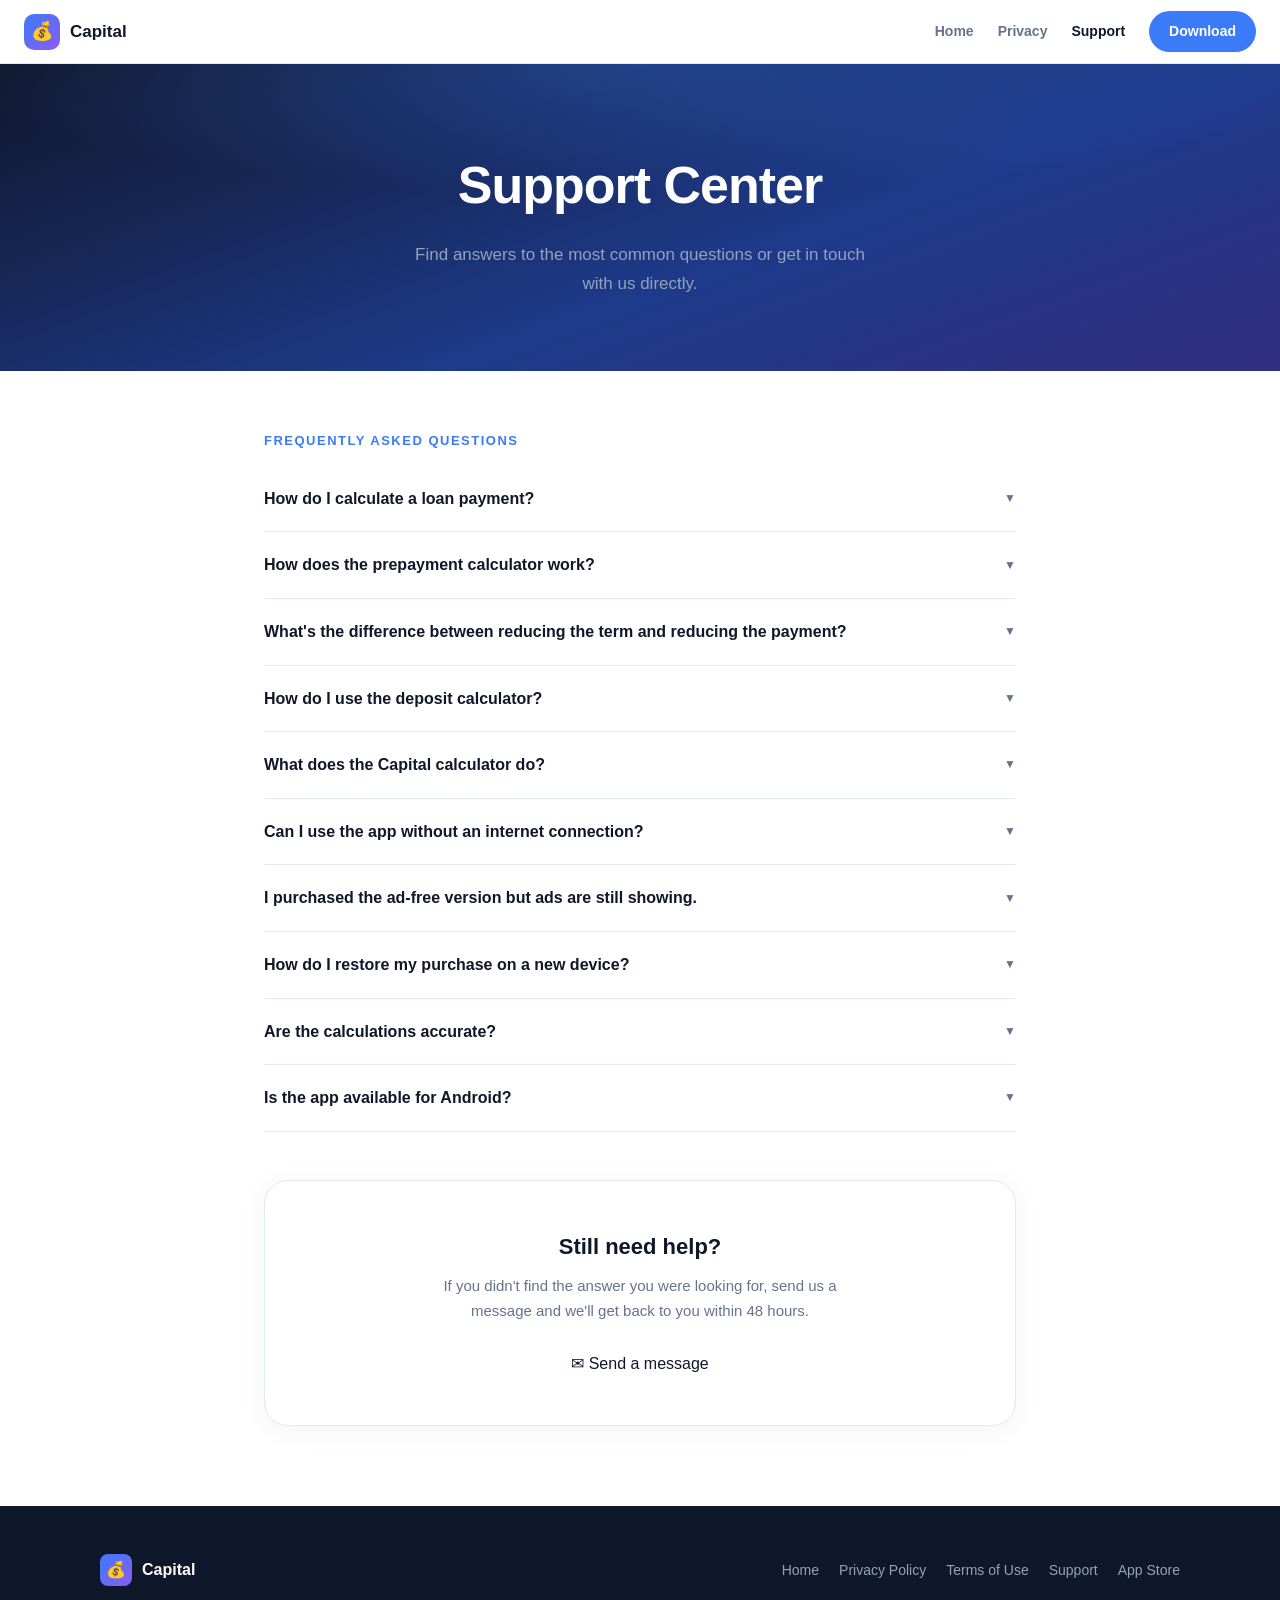
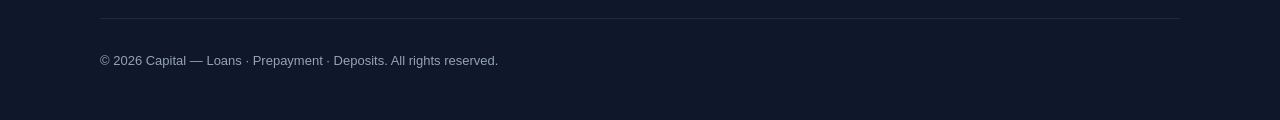
<file: support.html>
<!DOCTYPE html>
<html lang="en">
<head>
  <meta charset="UTF-8"/>
  <meta name="viewport" content="width=device-width, initial-scale=1.0"/>
  <meta name="description" content="Capital Support Center. Frequently asked questions and direct contact for the Loan, Prepayment & Deposit Calculator app."/>
  <title>Support — Capital</title>
  <link rel="stylesheet" href="style.css"/>
</head>
<body>

<!-- ── NAV ── -->
<nav>
  <a href="index.html" class="nav-logo">
    <div class="icon">💰</div>
    <span>Capital</span>
  </a>
  <div class="nav-links">
    <a href="index.html" class="nav-hide">Home</a>
    <a href="privacy.html" class="nav-hide">Privacy</a>
    <a href="support.html" class="active">Support</a>
    <a href="https://apps.apple.com/app/capital/id6782654113" class="btn-nav">Download</a>
  </div>
</nav>

<!-- ── PAGE HEADER ── -->
<div class="page-header">
  <h1>Support Center</h1>
  <p>Find answers to the most common questions or get in touch with us directly.</p>
</div>

<!-- ── CONTENT ── -->
<div class="content">

  <!-- FAQ -->
  <span class="section-label">Frequently asked questions</span>

  <div style="margin-top: 14px;">

    <div class="faq-item">
      <div class="faq-q" onclick="toggle(this)">
        How do I calculate a loan payment?
        <span class="arrow">▼</span>
      </div>
      <div class="faq-a">
        Open the <strong>Loans</strong> section and enter the loan amount, annual interest rate and term in months or years. The app instantly calculates your monthly payment, total interest paid and total amount payable. You can also tap "Amortization schedule" to see the full month-by-month breakdown.
      </div>
    </div>

    <div class="faq-item">
      <div class="faq-q" onclick="toggle(this)">
        How does the prepayment calculator work?
        <span class="arrow">▼</span>
      </div>
      <div class="faq-a">
        Go to the <strong>Prepayment</strong> section. Enter your outstanding loan balance, current interest rate, remaining term and the lump-sum amount you want to repay early. The app shows you how much interest you save and how much the term or monthly payment is reduced — for both options (reduce term or reduce payment).
      </div>
    </div>

    <div class="faq-item">
      <div class="faq-q" onclick="toggle(this)">
        What's the difference between reducing the term and reducing the payment?
        <span class="arrow">▼</span>
      </div>
      <div class="faq-a">
        When making an early repayment you can choose:
        <br/><br/>
        <strong>Reduce the term</strong> — you keep the same monthly payment but finish paying sooner. This maximizes interest savings.<br/>
        <strong>Reduce the payment</strong> — you keep the original term but pay less each month. This improves your monthly cash flow.
        <br/><br/>
        Capital shows the exact interest savings and new schedule for both options side by side.
      </div>
    </div>

    <div class="faq-item">
      <div class="faq-q" onclick="toggle(this)">
        How do I use the deposit calculator?
        <span class="arrow">▼</span>
      </div>
      <div class="faq-a">
        Open the <strong>Deposits</strong> section. Enter the initial deposit amount, the annual interest rate and the term. You can choose between simple and compound interest. The app calculates the total interest earned and the final balance at maturity.
      </div>
    </div>

    <div class="faq-item">
      <div class="faq-q" onclick="toggle(this)">
        What does the Capital calculator do?
        <span class="arrow">▼</span>
      </div>
      <div class="faq-a">
        The <strong>Capital</strong> section calculates the future value and present value of money using compound interest. Enter an initial amount, a periodic contribution (optional), interest rate and term to find out how much your capital will grow over time. It's ideal for planning savings goals and long-term investments.
      </div>
    </div>

    <div class="faq-item">
      <div class="faq-q" onclick="toggle(this)">
        Can I use the app without an internet connection?
        <span class="arrow">▼</span>
      </div>
      <div class="faq-a">
        Yes. All calculations in Capital are performed locally on your device and require no internet connection. The app works fully offline at all times.
      </div>
    </div>

    <div class="faq-item">
      <div class="faq-q" onclick="toggle(this)">
        I purchased the ad-free version but ads are still showing.
        <span class="arrow">▼</span>
      </div>
      <div class="faq-a">
        Close and reopen the app. If the issue persists, go to <strong>Settings → Restore Purchase</strong> inside the app and tap "Restore". Make sure you are signed in with the same Apple ID used at the time of purchase. If the problem continues, please contact us and we'll help you resolve it.
      </div>
    </div>

    <div class="faq-item">
      <div class="faq-q" onclick="toggle(this)">
        How do I restore my purchase on a new device?
        <span class="arrow">▼</span>
      </div>
      <div class="faq-a">
        Open the app on your new device, go to <strong>Settings → Restore Purchase</strong> and tap "Restore". Sign in with the same Apple ID you used when you bought the ad-free version and it will be restored at no additional cost.
      </div>
    </div>

    <div class="faq-item">
      <div class="faq-q" onclick="toggle(this)">
        Are the calculations accurate?
        <span class="arrow">▼</span>
      </div>
      <div class="faq-a">
        Capital uses standard financial formulas (French amortization method, compound interest, etc.) to provide accurate estimates based on the figures you enter. Results are for informational purposes only and may differ slightly from your bank's figures due to rounding, fees or specific contract terms. Always verify with your lender before making any financial decision.
      </div>
    </div>

    <div class="faq-item">
      <div class="faq-q" onclick="toggle(this)">
        Is the app available for Android?
        <span class="arrow">▼</span>
      </div>
      <div class="faq-a">
        Capital is currently available for iPhone only (iOS 16 or later). We are evaluating Android support for future versions.
      </div>
    </div>

  </div>

  <!-- CONTACT CARD -->
  <div class="card" style="text-align:center; margin-top: 48px;">
    <p style="font-size:22px; font-weight:800; margin-bottom:10px;">Still need help?</p>
    <p style="font-size:15px; color: var(--text-muted); margin-bottom:28px; line-height:1.65; max-width:420px; margin-left:auto; margin-right:auto;">
      If you didn't find the answer you were looking for, send us a message and we'll get back to you within 48 hours.
    </p>
    <a href="mailto:albeasystems@gmail.com?subject=Capital%20App%20Support" class="btn-contact">
      ✉ Send a message
    </a>
  </div>

</div>

<!-- ── FOOTER ── -->
<footer>
  <div class="footer-inner">
    <div class="footer-top">
      <div class="footer-logo">
        <div class="icon">💰</div>
        <span>Capital</span>
      </div>
      <div class="footer-links">
        <a href="index.html">Home</a>
        <a href="privacy.html">Privacy Policy</a>
        <a href="terms.html">Terms of Use</a>
        <a href="support.html">Support</a>
        <a href="https://apps.apple.com/app/capital/id6782654113">App Store</a>
      </div>
    </div>
    <div class="footer-bottom">
      <p>© 2026 Capital — Loans · Prepayment · Deposits. All rights reserved.</p>
    </div>
  </div>
</footer>

<script>
function toggle(el) {
  el.classList.toggle('open');
  el.nextElementSibling.classList.toggle('open');
}
</script>

</body>
</html>
</file>
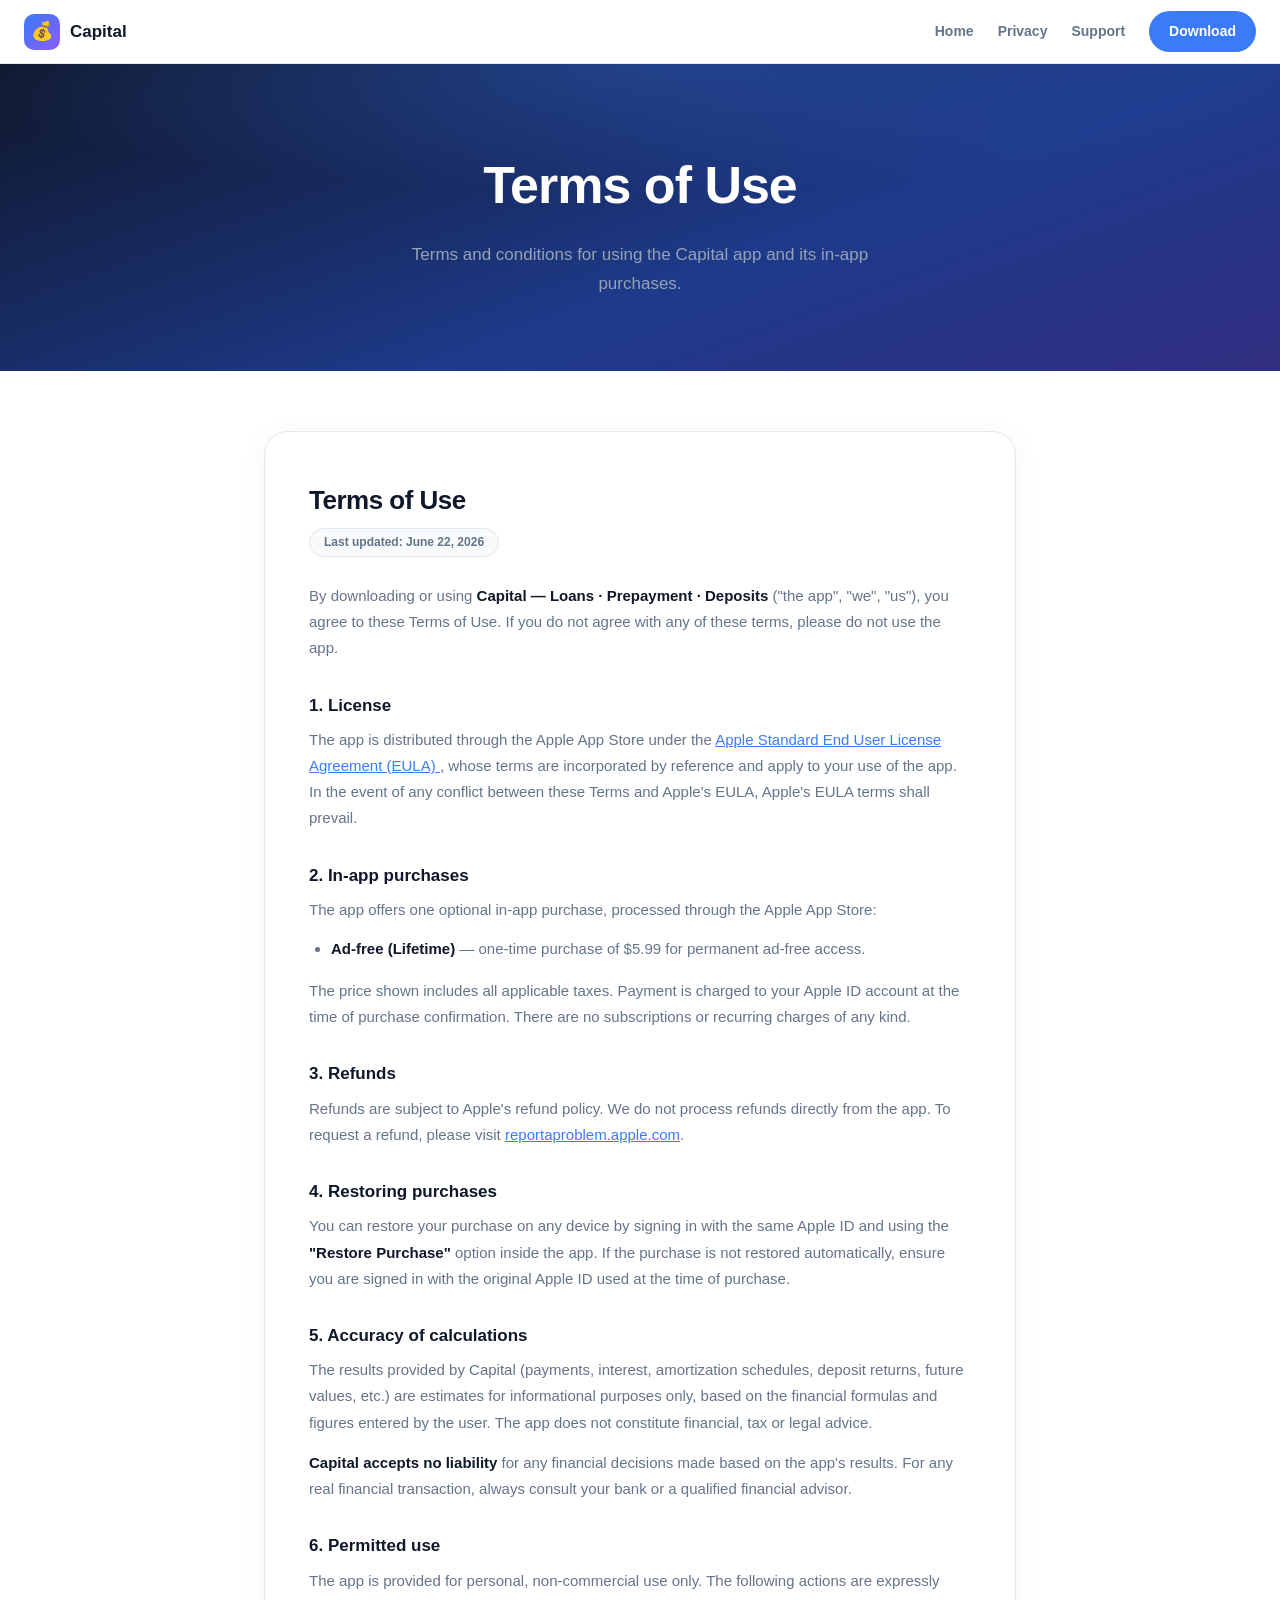
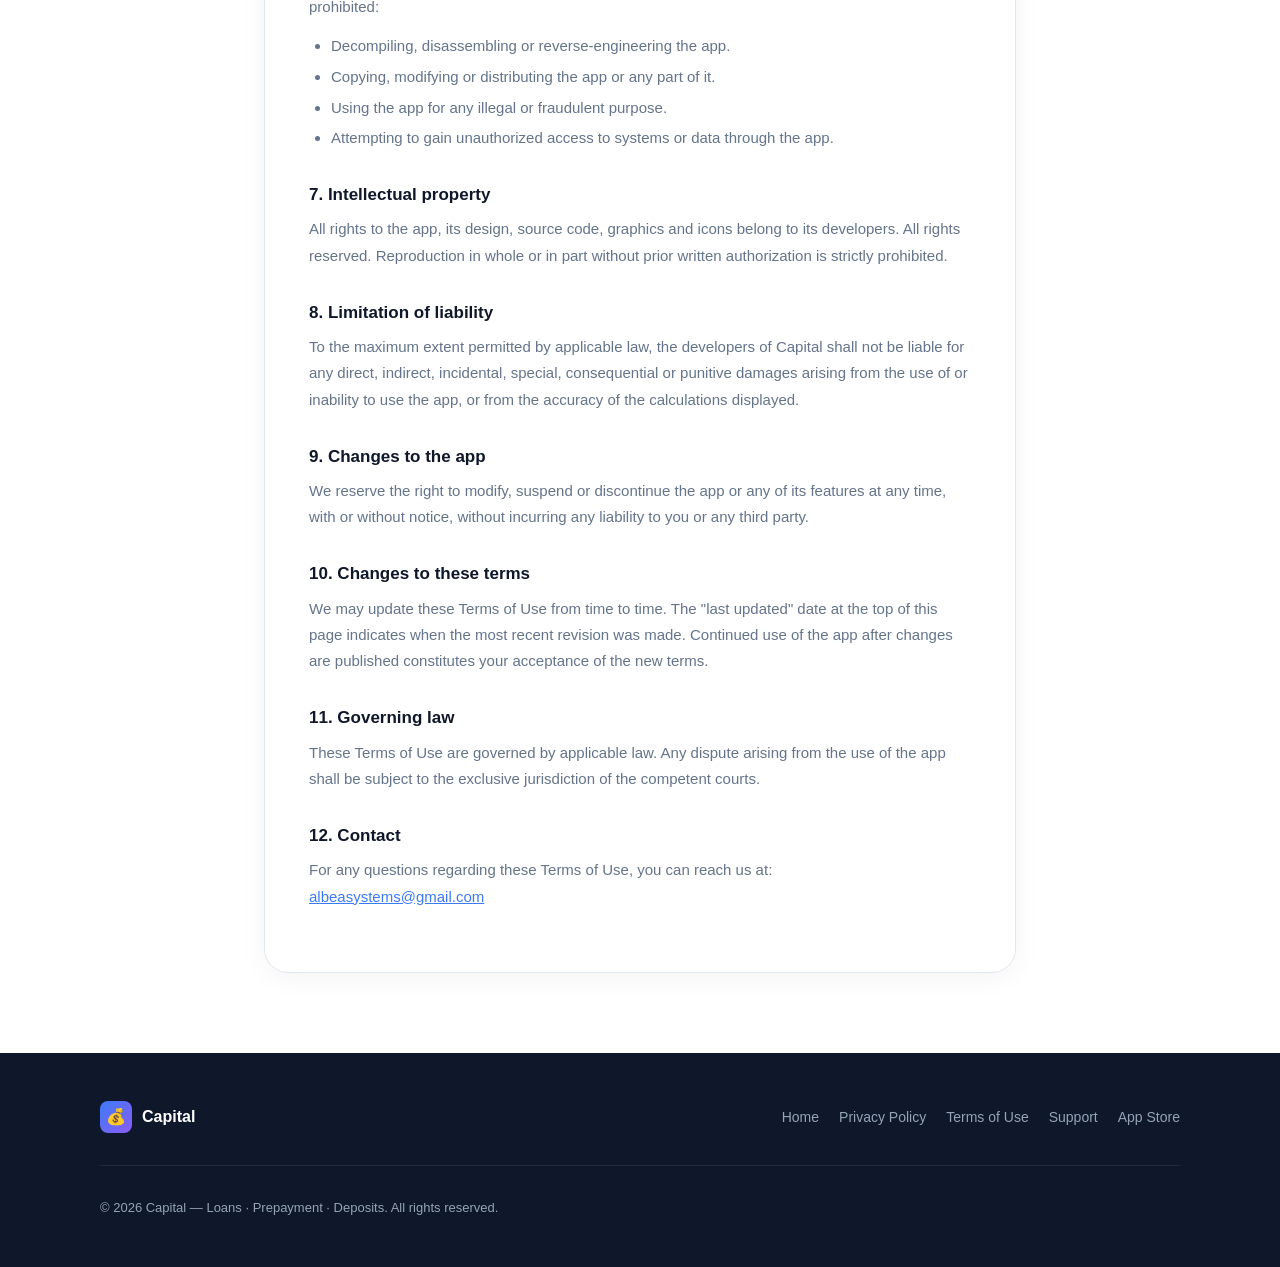
<file: terms.html>
<!DOCTYPE html>
<html lang="en">
<head>
  <meta charset="UTF-8"/>
  <meta name="viewport" content="width=device-width, initial-scale=1.0"/>
  <meta name="description" content="Terms of Use for Capital — Loan, Prepayment & Deposit Calculator."/>
  <title>Terms of Use — Capital</title>
  <link rel="stylesheet" href="style.css"/>
</head>
<body>

<!-- ── NAV ── -->
<nav>
  <a href="index.html" class="nav-logo">
    <div class="icon">💰</div>
    <span>Capital</span>
  </a>
  <div class="nav-links">
    <a href="index.html" class="nav-hide">Home</a>
    <a href="privacy.html" class="nav-hide">Privacy</a>
    <a href="support.html" class="nav-hide">Support</a>
    <a href="https://apps.apple.com/app/capital/id6782654113" class="btn-nav">Download</a>
  </div>
</nav>

<!-- ── PAGE HEADER ── -->
<div class="page-header">
  <h1>Terms of Use</h1>
  <p>Terms and conditions for using the Capital app and its in-app purchases.</p>
</div>

<!-- ── CONTENT ── -->
<div class="content">
  <div class="card prose">

    <h2>Terms of Use</h2>
    <span class="updated">Last updated: June 22, 2026</span>

    <p>
      By downloading or using <strong>Capital — Loans · Prepayment · Deposits</strong>
      ("the app", "we", "us"), you agree to these Terms of Use.
      If you do not agree with any of these terms, please do not use the app.
    </p>

    <h3>1. License</h3>
    <p>
      The app is distributed through the Apple App Store under the
      <a href="https://www.apple.com/legal/internet-services/itunes/dev/stdeula/" target="_blank" rel="noopener">
        Apple Standard End User License Agreement (EULA)
      </a>,
      whose terms are incorporated by reference and apply to your use of the app.
      In the event of any conflict between these Terms and Apple's EULA,
      Apple's EULA terms shall prevail.
    </p>

    <h3>2. In-app purchases</h3>
    <p>
      The app offers one optional in-app purchase, processed through the Apple App Store:
    </p>
    <ul>
      <li><strong>Ad-free (Lifetime)</strong> — one-time purchase of $5.99 for permanent ad-free access.</li>
    </ul>
    <p>
      The price shown includes all applicable taxes. Payment is charged to your Apple ID
      account at the time of purchase confirmation. There are no subscriptions or
      recurring charges of any kind.
    </p>

    <h3>3. Refunds</h3>
    <p>
      Refunds are subject to Apple's refund policy. We do not process refunds directly
      from the app. To request a refund, please visit
      <a href="https://reportaproblem.apple.com" target="_blank" rel="noopener">reportaproblem.apple.com</a>.
    </p>

    <h3>4. Restoring purchases</h3>
    <p>
      You can restore your purchase on any device by signing in with the same Apple ID
      and using the <strong>"Restore Purchase"</strong> option inside the app.
      If the purchase is not restored automatically, ensure you are signed in with
      the original Apple ID used at the time of purchase.
    </p>

    <h3>5. Accuracy of calculations</h3>
    <p>
      The results provided by Capital (payments, interest, amortization schedules,
      deposit returns, future values, etc.) are estimates for informational purposes only,
      based on the financial formulas and figures entered by the user.
      The app does not constitute financial, tax or legal advice.
    </p>
    <p>
      <strong>Capital accepts no liability</strong> for any financial decisions made
      based on the app's results. For any real financial transaction, always consult
      your bank or a qualified financial advisor.
    </p>

    <h3>6. Permitted use</h3>
    <p>
      The app is provided for personal, non-commercial use only.
      The following actions are expressly prohibited:
    </p>
    <ul>
      <li>Decompiling, disassembling or reverse-engineering the app.</li>
      <li>Copying, modifying or distributing the app or any part of it.</li>
      <li>Using the app for any illegal or fraudulent purpose.</li>
      <li>Attempting to gain unauthorized access to systems or data through the app.</li>
    </ul>

    <h3>7. Intellectual property</h3>
    <p>
      All rights to the app, its design, source code, graphics and icons belong to its
      developers. All rights reserved. Reproduction in whole or in part without prior
      written authorization is strictly prohibited.
    </p>

    <h3>8. Limitation of liability</h3>
    <p>
      To the maximum extent permitted by applicable law, the developers of Capital shall
      not be liable for any direct, indirect, incidental, special, consequential or
      punitive damages arising from the use of or inability to use the app, or from
      the accuracy of the calculations displayed.
    </p>

    <h3>9. Changes to the app</h3>
    <p>
      We reserve the right to modify, suspend or discontinue the app or any of its
      features at any time, with or without notice, without incurring any liability
      to you or any third party.
    </p>

    <h3>10. Changes to these terms</h3>
    <p>
      We may update these Terms of Use from time to time. The "last updated" date at
      the top of this page indicates when the most recent revision was made.
      Continued use of the app after changes are published constitutes your acceptance
      of the new terms.
    </p>

    <h3>11. Governing law</h3>
    <p>
      These Terms of Use are governed by applicable law. Any dispute arising from
      the use of the app shall be subject to the exclusive jurisdiction of the
      competent courts.
    </p>

    <h3>12. Contact</h3>
    <p>
      For any questions regarding these Terms of Use, you can reach us at:<br/>
      <a href="mailto:albeasystems@gmail.com">albeasystems@gmail.com</a>
    </p>

  </div>
</div>

<!-- ── FOOTER ── -->
<footer>
  <div class="footer-inner">
    <div class="footer-top">
      <div class="footer-logo">
        <div class="icon">💰</div>
        <span>Capital</span>
      </div>
      <div class="footer-links">
        <a href="index.html">Home</a>
        <a href="privacy.html">Privacy Policy</a>
        <a href="terms.html">Terms of Use</a>
        <a href="support.html">Support</a>
        <a href="https://apps.apple.com/app/capital/id6782654113">App Store</a>
      </div>
    </div>
    <div class="footer-bottom">
      <p>© 2026 Capital — Loans · Prepayment · Deposits. All rights reserved.</p>
    </div>
  </div>
</footer>

</body>
</html>
</file>
<file: style.css>
/* ━━━━━━━━━━━━━━━━━━━━━━━━━━━━━━━━━━━━━━━━━━━━━━━━━
   Capital — Loans · Prepayment · Deposits
   Shared stylesheet
   ━━━━━━━━━━━━━━━━━━━━━━━━━━━━━━━━━━━━━━━━━━━━━━━━━ */

/* ── RESET ── */
*, *::before, *::after { box-sizing: border-box; margin: 0; padding: 0; }

/* ── DESIGN TOKENS ── */
:root {
  --blue:      #3B7BF8;
  --blue-light:#eff6ff;
  --purple:    #8B5CF6;
  --yellow:    #F59E0B;
  --teal:      #14B8A6;
  --green:     #10b981;
  --text:      #0f172a;
  --text-muted:#64748b;
  --bg:        #f8fafc;
  --border:    #e2e8f0;
}

/* ── BASE ── */
body {
  font-family: -apple-system, BlinkMacSystemFont, "SF Pro Display",
    "Segoe UI", Helvetica, Arial, sans-serif;
  color: var(--text);
  background: #fff;
  line-height: 1.6;
  -webkit-font-smoothing: antialiased;
}
a { color: inherit; text-decoration: none; }
img { max-width: 100%; display: block; }

/* ── NAV ── */
nav {
  position: sticky; top: 0; z-index: 100;
  background: rgba(255,255,255,.92);
  backdrop-filter: blur(18px);
  -webkit-backdrop-filter: blur(18px);
  border-bottom: 1px solid var(--border);
  padding: 0 24px;
  display: flex; align-items: center; justify-content: space-between;
  height: 64px;
}

.nav-logo {
  display: flex; align-items: center; gap: 10px;
  font-size: 17px; font-weight: 800; color: var(--text);
  text-decoration: none;
}

.nav-logo .icon {
  width: 36px; height: 36px; border-radius: 10px;
  background: linear-gradient(135deg, var(--blue), var(--purple));
  display: flex; align-items: center; justify-content: center;
  font-size: 18px;
}

.nav-links {
  display: flex; align-items: center; gap: 24px;
}

.nav-links a {
  font-size: 14px; font-weight: 600; color: var(--text-muted);
  text-decoration: none;
  transition: color .2s;
}
.nav-links a:hover, .nav-links a.active { color: var(--text); }

.btn-nav {
  background: var(--blue); color: #fff !important;
  padding: 9px 20px; border-radius: 50px;
  font-size: 14px; font-weight: 700 !important;
  text-decoration: none;
  transition: opacity .2s, transform .2s;
}
.btn-nav:hover { opacity: .88; transform: translateY(-1px); }

@media (max-width: 600px) {
  .nav-hide { display: none; }
  nav { padding: 0 16px; }
}

/* ── SECTION LABEL ── */
.section-label {
  display: block;
  font-size: 13px; font-weight: 700;
  color: var(--blue);
  text-transform: uppercase; letter-spacing: 1.5px;
  margin-bottom: 10px;
}

/* ── FAQ ── */
.faq-item {
  border-bottom: 1px solid var(--border);
}

.faq-q {
  padding: 20px 0; cursor: pointer;
  font-size: 16px; font-weight: 700; color: var(--text);
  display: flex; justify-content: space-between; align-items: center;
  user-select: none;
  transition: color .2s;
}
.faq-q:hover { color: var(--blue); }

.faq-q .arrow {
  font-size: 12px; color: var(--text-muted);
  transition: transform .25s;
  flex-shrink: 0; margin-left: 12px;
}
.faq-q.open .arrow { transform: rotate(180deg); }
.faq-q.open { color: var(--blue); }

.faq-a {
  display: none; padding: 0 0 20px;
  font-size: 15px; color: var(--text-muted); line-height: 1.7;
}
.faq-a.open { display: block; }

/* ── PAGE HEADER (interior pages) ── */
.page-header {
  background: linear-gradient(160deg, #0f172a 0%, #1e3a8a 60%, #312e81 100%);
  padding: 80px 24px 72px;
  text-align: center;
  color: #fff;
  position: relative;
  overflow: hidden;
}
.page-header::before {
  content: "";
  position: absolute; inset: 0;
  background: radial-gradient(ellipse 80% 60% at 50% 0%, rgba(59,123,248,.3) 0%, transparent 70%);
}
.page-header > * { position: relative; z-index: 1; }
.page-header h1 {
  font-size: clamp(32px, 5vw, 52px);
  font-weight: 900; letter-spacing: -1px;
  margin-bottom: 14px;
}
.page-header p {
  font-size: 17px; color: #94a3b8;
  max-width: 480px; margin: 0 auto;
  line-height: 1.7;
}

/* ── CONTENT WRAPPER ── */
.content {
  max-width: 800px; margin: 0 auto;
  padding: 60px 24px 80px;
}

/* ── CARD ── */
.card {
  background: #fff; border-radius: 24px;
  border: 1px solid var(--border);
  padding: 48px 44px;
  box-shadow: 0 4px 28px rgba(0,0,0,.05);
}
@media (max-width: 600px) {
  .card { padding: 28px 22px; }
}

/* ── PROSE ── */
.prose h2 {
  font-size: 26px; font-weight: 900; margin-bottom: 6px;
  letter-spacing: -.5px; color: var(--text);
}
.prose h3 {
  font-size: 17px; font-weight: 800;
  margin: 30px 0 8px; color: var(--text);
}
.prose p {
  font-size: 15px; color: var(--text-muted);
  line-height: 1.75; margin-bottom: 14px;
}
.prose ul {
  padding-left: 22px; margin-bottom: 16px;
  display: flex; flex-direction: column; gap: 6px;
}
.prose ul li {
  font-size: 15px; color: var(--text-muted); line-height: 1.65;
}
.prose a { color: var(--blue); text-decoration: underline; }
.prose a:hover { opacity: .8; }
.prose strong { color: var(--text); font-weight: 700; }

/* ── UPDATED BADGE ── */
.updated {
  display: inline-block;
  background: var(--bg);
  border: 1px solid var(--border);
  color: var(--text-muted);
  font-size: 12px; font-weight: 600;
  padding: 4px 14px; border-radius: 20px;
  margin-bottom: 26px;
}

/* ── FOOTER ── */
footer {
  background: #0f172a; color: #94a3b8;
  padding: 48px 24px;
}
.footer-inner { max-width: 1080px; margin: 0 auto; }

.footer-top {
  display: flex; justify-content: space-between; align-items: center;
  flex-wrap: wrap; gap: 20px;
  margin-bottom: 32px;
  padding-bottom: 32px;
  border-bottom: 1px solid rgba(255,255,255,.08);
}

.footer-logo {
  display: flex; align-items: center; gap: 10px;
  font-size: 16px; font-weight: 800; color: #fff;
}
.footer-logo .icon {
  width: 32px; height: 32px; border-radius: 8px;
  background: linear-gradient(135deg, var(--blue), var(--purple));
  display: flex; align-items: center; justify-content: center;
  font-size: 16px;
}

.footer-links {
  display: flex; flex-wrap: wrap; gap: 20px;
}
.footer-links a {
  font-size: 14px; color: #94a3b8;
  text-decoration: none;
  transition: color .2s;
}
.footer-links a:hover { color: #fff; }

.footer-bottom p { font-size: 13px; }

@media (max-width: 640px) {
  .footer-top { flex-direction: column; align-items: flex-start; }
}
</file>
